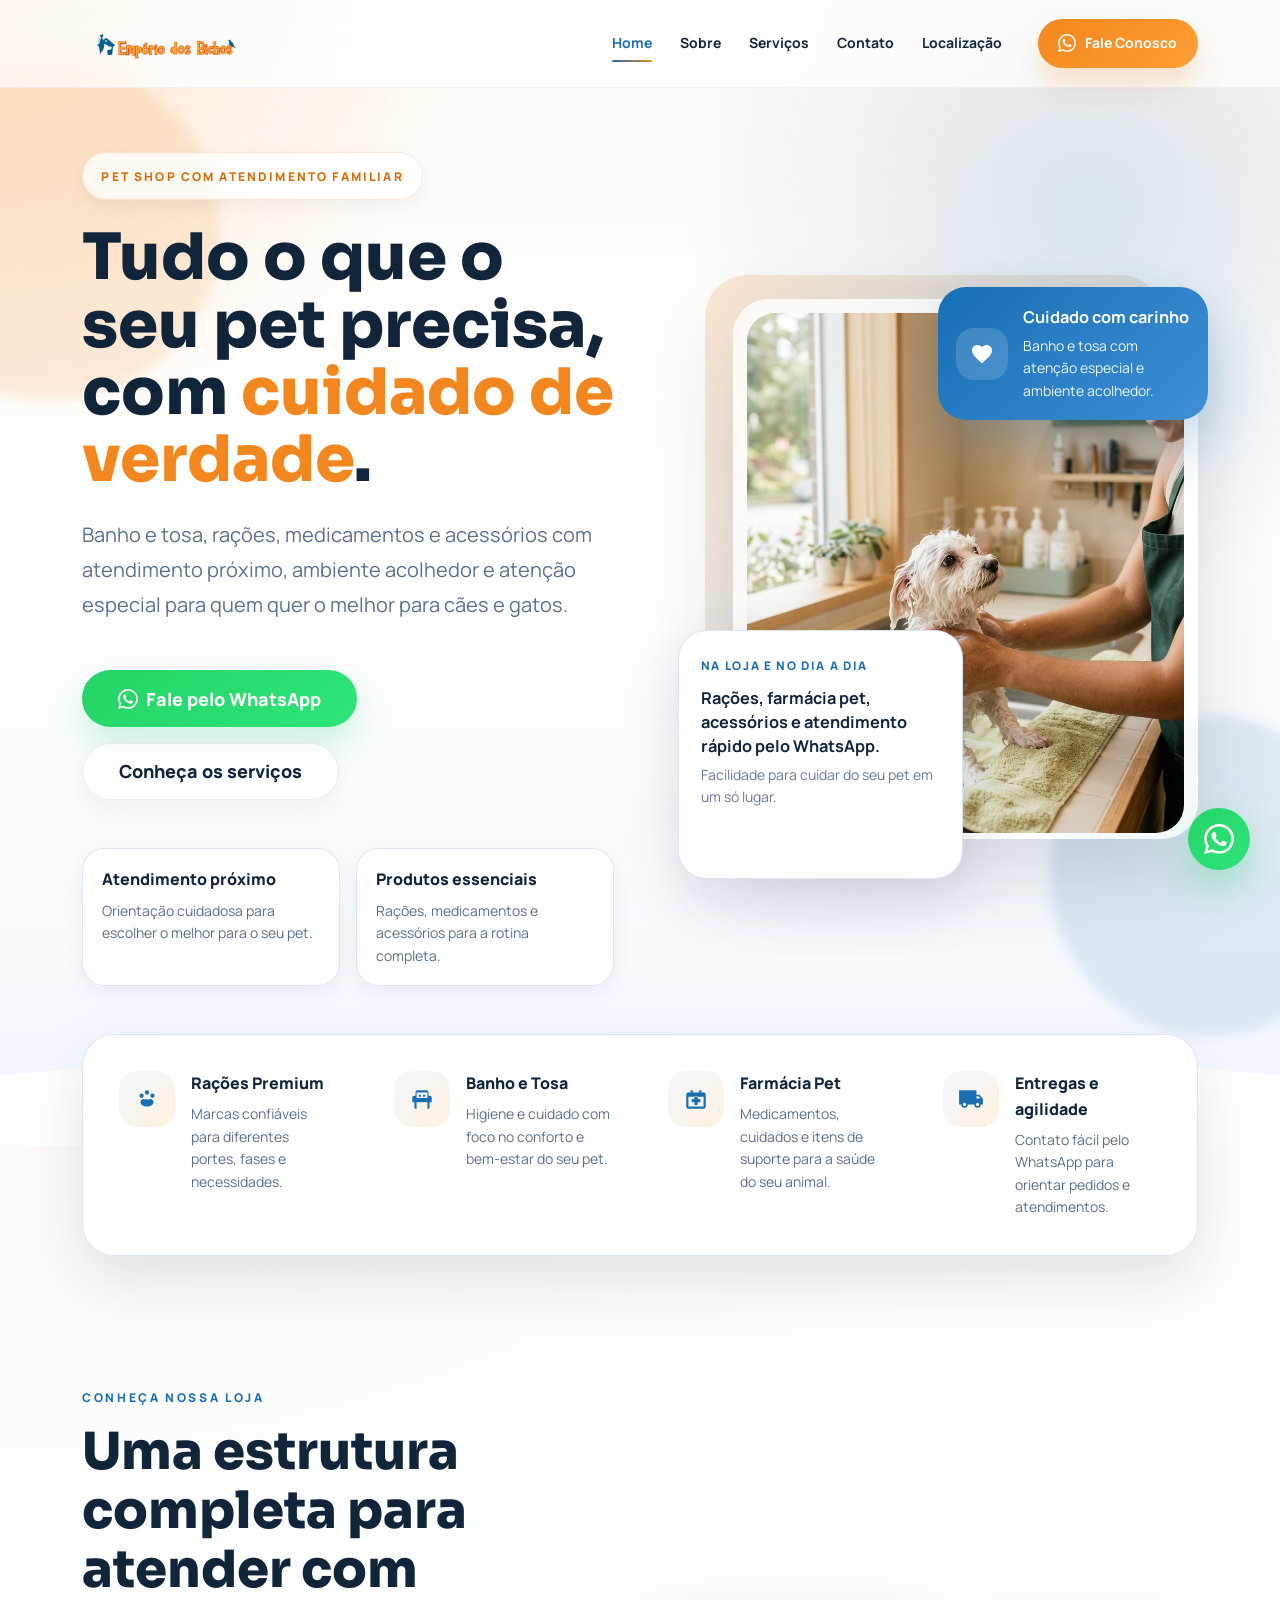
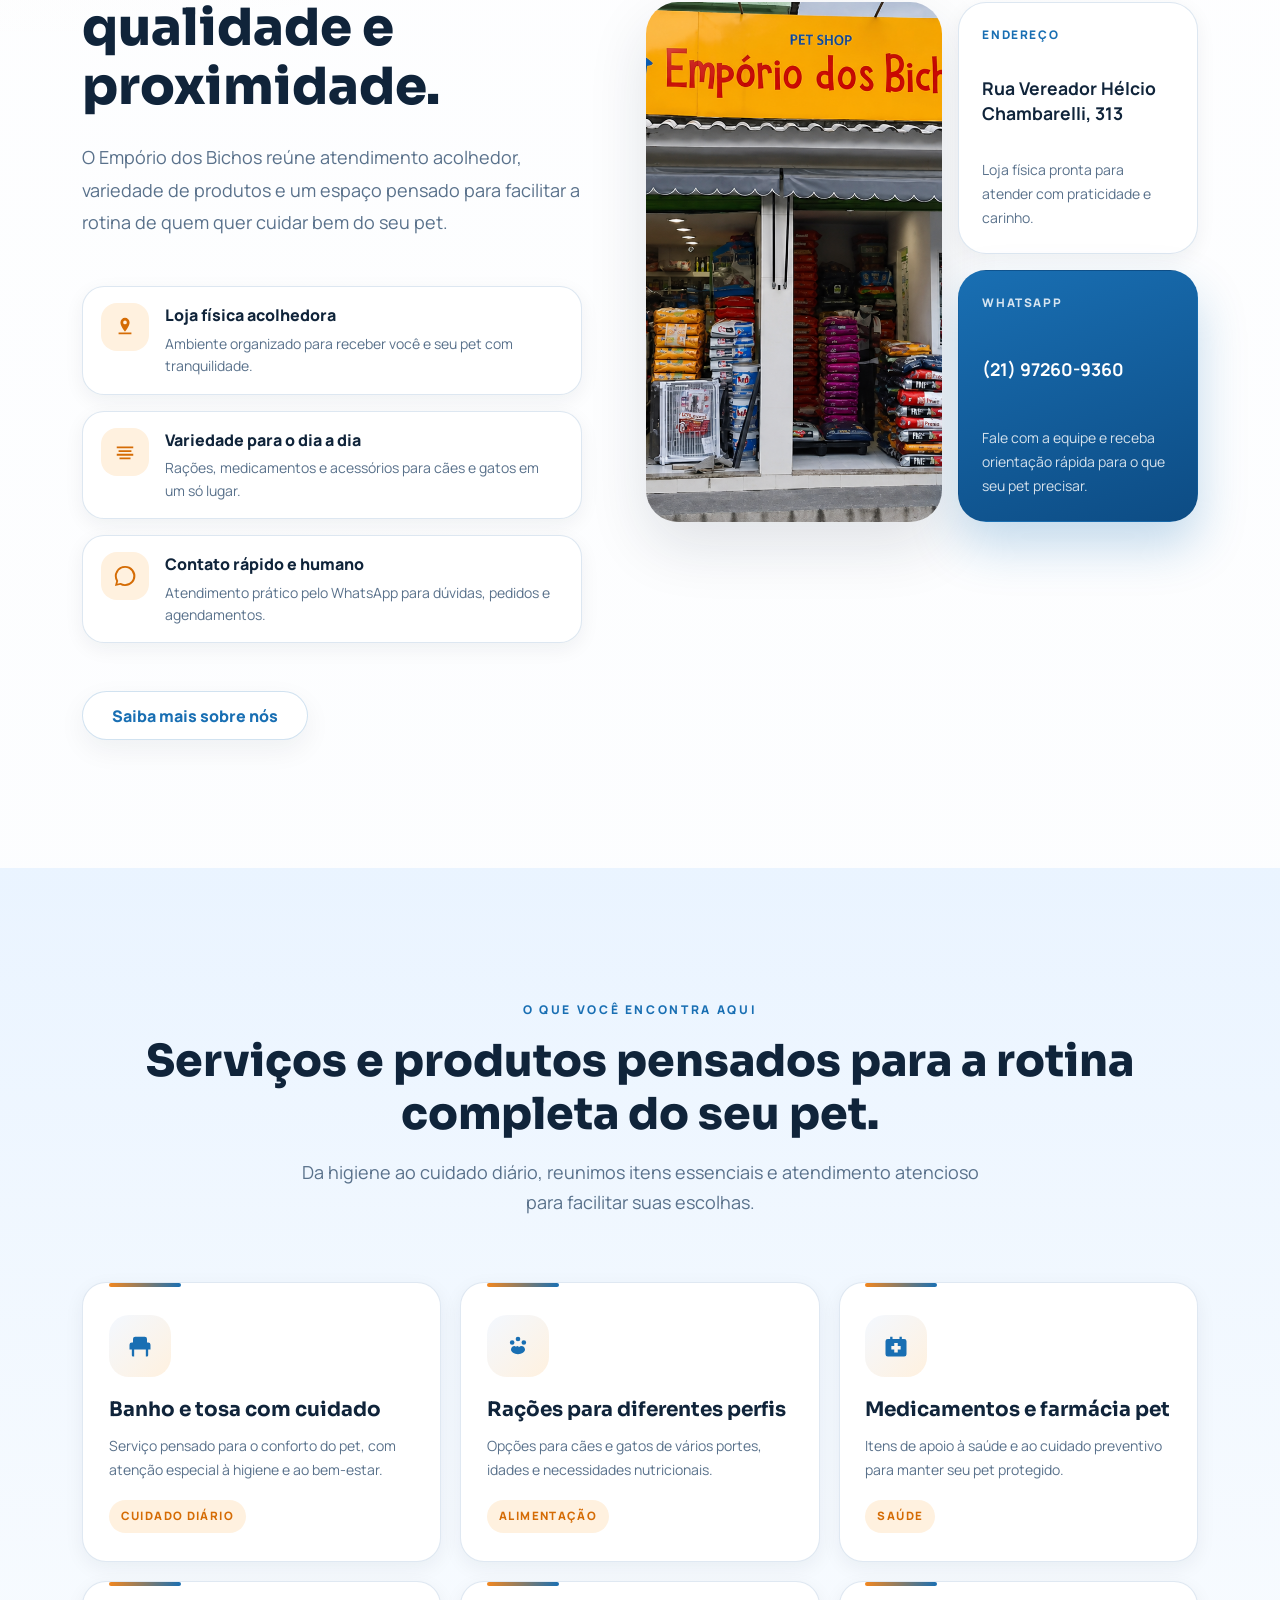
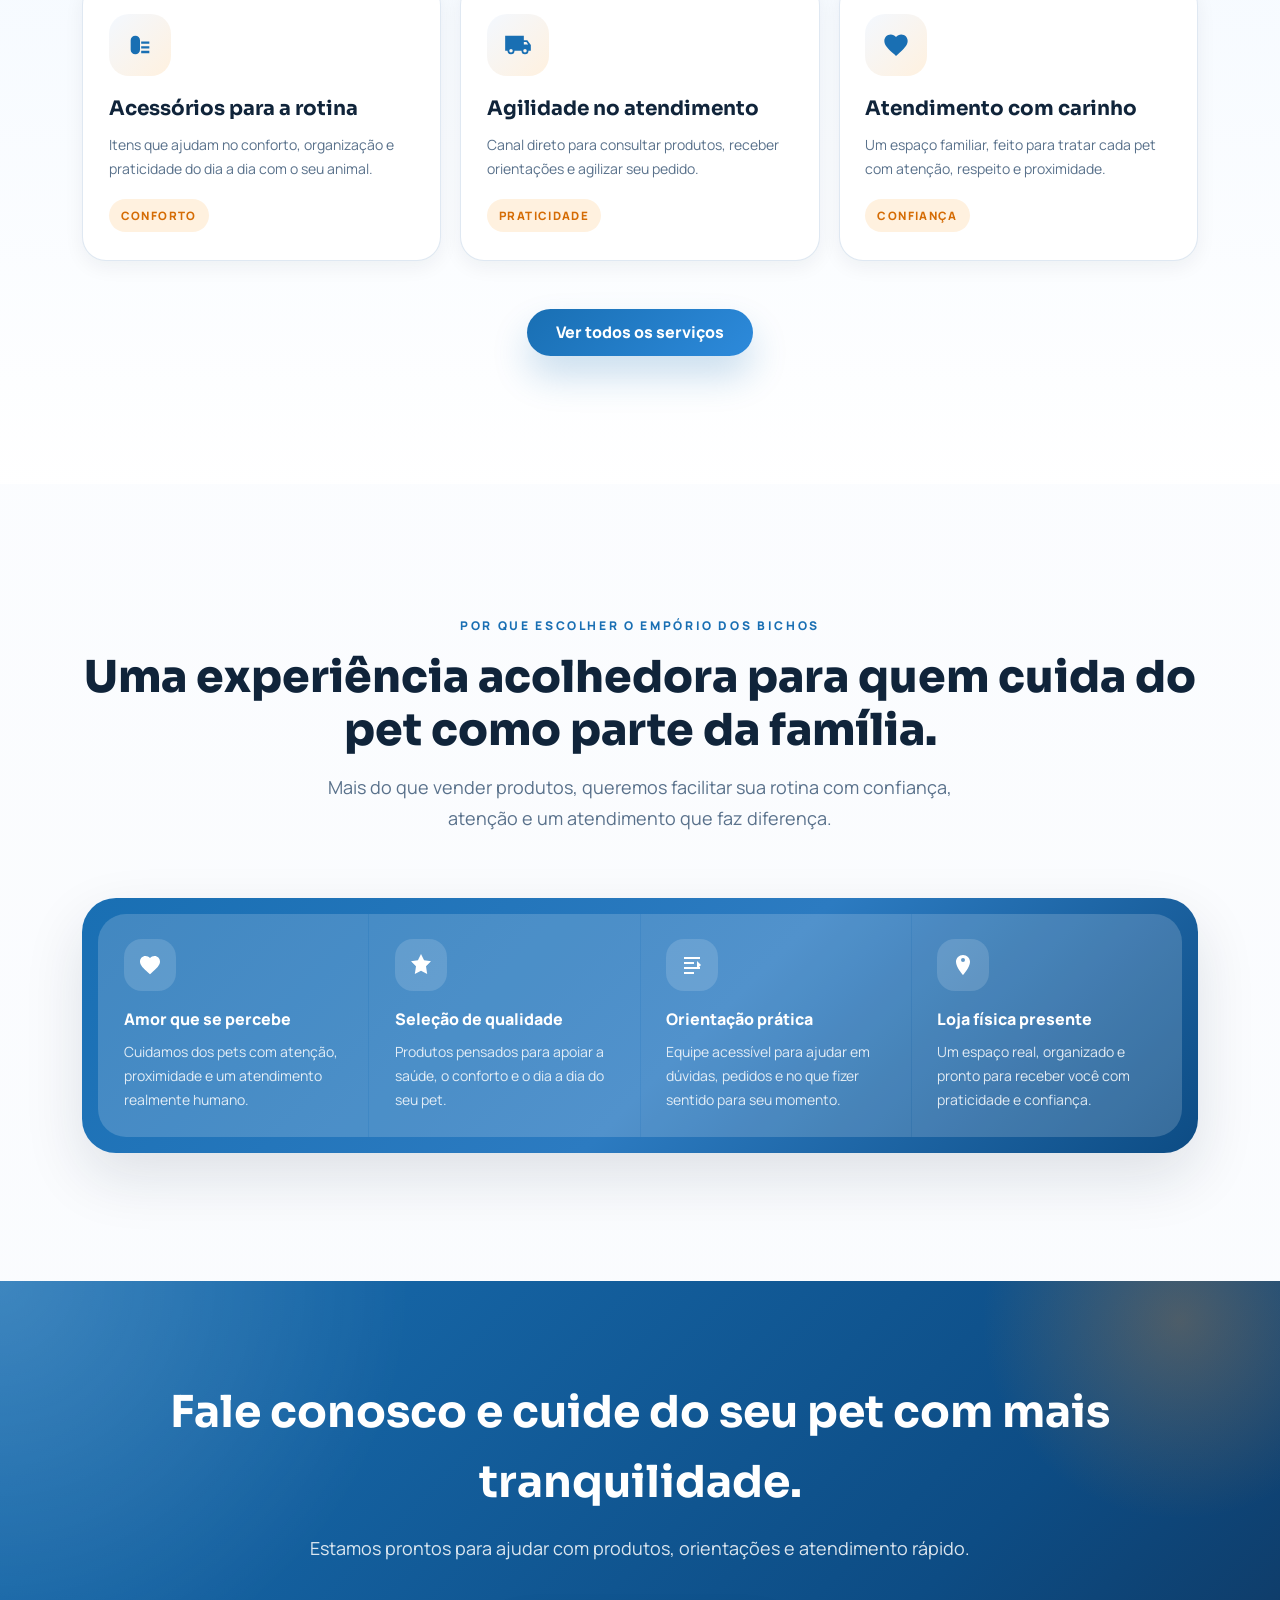
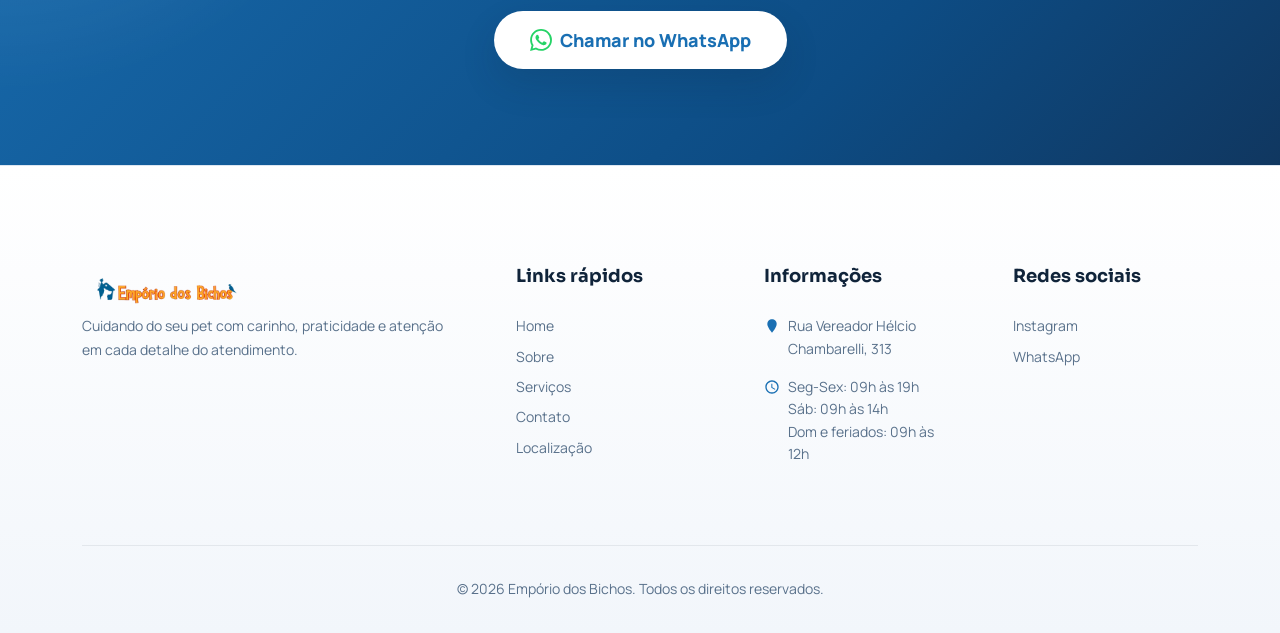
<file: site/index.html>
<!DOCTYPE html>
<html lang="pt-BR">

<head>
  <meta charset="UTF-8">
  <meta name="viewport" content="width=device-width, initial-scale=1.0">
  <title>Empório dos Bichos - Pet shop com cuidado e carinho</title>
  <meta name="description"
    content="Empório dos Bichos: pet shop com banho e tosa, rações, medicamentos, acessórios e atendimento familiar para cães e gatos.">
  <meta property="og:title" content="Empório dos Bichos - Pet shop com cuidado e carinho">
  <meta property="og:description"
    content="Tudo o que o seu pet precisa em um só lugar, com atendimento próximo, produtos selecionados e muito carinho.">
  <meta property="og:type" content="website">
  <meta property="og:locale" content="pt_BR">
  <link rel="icon" href="assets/images/favicon.ico">
  <link rel="stylesheet" href="css/reset.css">
  <link rel="stylesheet" href="css/variables.css">
  <link rel="stylesheet" href="css/global.css">
  <link rel="stylesheet" href="css/home.css">
</head>

<body>
    <div class="nav-overlay" id="navOverlay"></div>

  <header class="header" id="header">

    <div class="container">

      <a href="index.html" class="logo" id="logo">

        <img src="assets/images/logo-horizontal.png" alt="Empório dos Bichos" loading="lazy">

      </a>

      <nav class="nav" id="nav">

        <a href="index.html" class="nav-link active">Home</a>

        <a href="sobre.html" class="nav-link">Sobre</a>

        <a href="servicos.html" class="nav-link">Serviços</a>

        <a href="contato.html" class="nav-link">Contato</a>

        <a href="localizacao.html" class="nav-link">Localização</a>

        <a href="#" class="nav-link nav-cta" onclick="openWhatsApp(); return false;">

          <svg viewBox="0 0 24 24" fill="currentColor">

            <path

              d="M17.472 14.382c-.297-.149-1.758-.867-2.03-.967-.273-.099-.471-.148-.67.15-.197.297-.767.966-.94 1.164-.173.199-.347.223-.644.075-.297-.15-1.255-.463-2.39-1.475-.883-.788-1.48-1.761-1.653-2.059-.173-.297-.018-.458.13-.606.134-.133.298-.347.446-.52.149-.174.198-.298.298-.497.099-.198.05-.371-.025-.52-.075-.149-.669-1.612-.916-2.207-.242-.579-.487-.5-.669-.51-.173-.008-.371-.01-.57-.01-.198 0-.52.074-.792.372-.272.297-1.04 1.016-1.04 2.479 0 1.462 1.065 2.875 1.213 3.074.149.198 2.096 3.2 5.077 4.487.709.306 1.262.489 1.694.625.712.227 1.36.195 1.871.118.571-.085 1.758-.719 2.006-1.413.248-.694.248-1.289.173-1.413-.074-.124-.272-.198-.57-.347m-5.421 7.403h-.004a9.87 9.87 0 01-5.031-1.378l-.361-.214-3.741.982.998-3.648-.235-.374a9.86 9.86 0 01-1.51-5.26c.001-5.45 4.436-9.884 9.888-9.884 2.64 0 5.122 1.03 6.988 2.898a9.825 9.825 0 012.893 6.994c-.003 5.45-4.437 9.884-9.885 9.884m8.413-18.297A11.815 11.815 0 0012.05 0C5.495 0 .16 5.335.157 11.892c0 2.096.547 4.142 1.588 5.945L.057 24l6.305-1.654a11.882 11.882 0 005.683 1.448h.005c6.554 0 11.89-5.335 11.893-11.893a11.821 11.821 0 00-3.48-8.413z" />

          </svg>

          <span>Fale Conosco</span>

        </a>

      </nav>

      <button class="menu-toggle" id="menuToggle" aria-label="Abrir menu">

        <span></span>

        <span></span>

        <span></span>

      </button>

    </div>

  </header>

  <section class="hero" id="hero">
    <div class="hero-ambient hero-ambient-left"></div>
    <div class="hero-ambient hero-ambient-right"></div>

    <div class="container hero-layout">
      <div class="hero-copy reveal">
        <span class="hero-label">Pet shop com atendimento familiar</span>
        <h1>Tudo o que o seu pet precisa, com <span>cuidado de verdade</span>.</h1>
        <p>Banho e tosa, rações, medicamentos e acessórios com atendimento próximo, ambiente acolhedor e atenção especial
          para quem quer o melhor para cães e gatos.</p>

        <div class="hero-buttons">
          <a href="#" class="btn btn-whatsapp btn-lg" onclick="openWhatsApp(); return false;" id="heroCta">
            <svg viewBox="0 0 24 24" fill="currentColor">
              <path
                d="M17.472 14.382c-.297-.149-1.758-.867-2.03-.967-.273-.099-.471-.148-.67.15-.197.297-.767.966-.94 1.164-.173.199-.347.223-.644.075-.297-.15-1.255-.463-2.39-1.475-.883-.788-1.48-1.761-1.653-2.059-.173-.297-.018-.458.13-.606.134-.133.298-.347.446-.52.149-.174.198-.298.298-.497.099-.198.05-.371-.025-.52-.075-.149-.669-1.612-.916-2.207-.242-.579-.487-.5-.669-.51-.173-.008-.371-.01-.57-.01-.198 0-.52.074-.792.372-.272.297-1.04 1.016-1.04 2.479 0 1.462 1.065 2.875 1.213 3.074.149.198 2.096 3.2 5.077 4.487.709.306 1.262.489 1.694.625.712.227 1.36.195 1.871.118.571-.085 1.758-.719 2.006-1.413.248-.694.248-1.289.173-1.413-.074-.124-.272-.198-.57-.347m-5.421 7.403h-.004a9.87 9.87 0 01-5.031-1.378l-.361-.214-3.741.982.998-3.648-.235-.374a9.86 9.86 0 01-1.51-5.26c.001-5.45 4.436-9.884 9.888-9.884 2.64 0 5.122 1.03 6.988 2.898a9.825 9.825 0 012.893 6.994c-.003 5.45-4.437 9.884-9.885 9.884m8.413-18.297A11.815 11.815 0 0012.05 0C5.495 0 .16 5.335.157 11.892c0 2.096.547 4.142 1.588 5.945L.057 24l6.305-1.654a11.882 11.882 0 005.683 1.448h.005c6.554 0 11.89-5.335 11.893-11.893a11.821 11.821 0 00-3.48-8.413z" />
            </svg>
            Fale pelo WhatsApp
          </a>
          <a href="servicos.html" class="btn btn-ghost btn-lg" id="heroServices">Conheça os serviços</a>
        </div>

        <div class="hero-highlights">
          <div class="hero-highlight">
            <strong>Atendimento próximo</strong>
            <span>Orientação cuidadosa para escolher o melhor para o seu pet.</span>
          </div>
          <div class="hero-highlight">
            <strong>Produtos essenciais</strong>
            <span>Rações, medicamentos e acessórios para a rotina completa.</span>
          </div>
        </div>
      </div>

      <div class="hero-visual reveal reveal-delay-2">
        <div class="hero-photo-frame">
          <img src="assets/images/about-petshop.png" alt="Banho e cuidado no Empório dos Bichos" loading="eager">
        </div>

        <div class="hero-badge">
          <div class="hero-badge-icon">
            <svg viewBox="0 0 24 24" fill="currentColor">
              <path
                d="M12 21.35l-1.45-1.32C5.4 15.36 2 12.28 2 8.5 2 5.42 4.42 3 7.5 3c1.74 0 3.41.81 4.5 2.09C13.09 3.81 14.76 3 16.5 3 19.58 3 22 5.42 22 8.5c0 3.78-3.4 6.86-8.55 11.54L12 21.35z" />
            </svg>
          </div>
          <div>
            <strong>Cuidado com carinho</strong>
            <span>Banho e tosa com atenção especial e ambiente acolhedor.</span>
          </div>
        </div>

        <div class="hero-floating-card">
          <span class="floating-card-label">Na loja e no dia a dia</span>
          <strong>Rações, farmácia pet, acessórios e atendimento rápido pelo WhatsApp.</strong>
          <p>Facilidade para cuidar do seu pet em um só lugar.</p>
        </div>
      </div>
    </div>

    <div class="hero-wave" aria-hidden="true"></div>
  </section>

  <section class="feature-strip-wrap" aria-label="Destaques do Empório dos Bichos">
    <div class="container">
      <div class="feature-strip">
        <article class="feature-item reveal reveal-delay-1">
          <div class="feature-item-icon">
            <svg viewBox="0 0 24 24">
              <path
                d="M12 4a2 2 0 110 4 2 2 0 010-4zm-5 3a2 2 0 110 4 2 2 0 010-4zm10 0a2 2 0 110 4 2 2 0 010-4zm-8 5c-1.66 0-3 1.34-3 3 0 2.21 2.69 4 6 4s6-1.79 6-4c0-1.66-1.34-3-3-3-.88 0-1.68.38-2.23.98A3.48 3.48 0 0012 12c-.69 0-1.34.21-1.86.58A2.98 2.98 0 009 12z" />
            </svg>
          </div>
          <div>
            <h3>Rações Premium</h3>
            <p>Marcas confiáveis para diferentes portes, fases e necessidades.</p>
          </div>
        </article>

        <article class="feature-item reveal reveal-delay-2">
          <div class="feature-item-icon">
            <svg viewBox="0 0 24 24">
              <path
                d="M6 4h10a2 2 0 012 2v3h1a2 2 0 012 2v4h-2v5a1 1 0 01-1 1h-1v-6H7v6H6a1 1 0 01-1-1v-5H3v-4a2 2 0 012-2h1V6a2 2 0 012-2zm1 7h10V6H7v5zm2-3h2v2H9V8zm4 0h2v2h-2V8z" />
            </svg>
          </div>
          <div>
            <h3>Banho e Tosa</h3>
            <p>Higiene e cuidado com foco no conforto e bem-estar do seu pet.</p>
          </div>
        </article>

        <article class="feature-item reveal reveal-delay-3">
          <div class="feature-item-icon">
            <svg viewBox="0 0 24 24">
              <path
                d="M10.5 15H8v-3h2.5V9.5h3V12H16v3h-2.5v2.5h-3V15zM19 6h-2V4h-2v2H9V4H7v2H5a2 2 0 00-2 2v11a2 2 0 002 2h14a2 2 0 002-2V8a2 2 0 00-2-2zm0 13H5V10h14v9z" />
            </svg>
          </div>
          <div>
            <h3>Farmácia Pet</h3>
            <p>Medicamentos, cuidados e itens de suporte para a saúde do seu animal.</p>
          </div>
        </article>

        <article class="feature-item reveal reveal-delay-4">
          <div class="feature-item-icon">
            <svg viewBox="0 0 24 24">
              <path
                d="M20 8h-3V4H1v13h2a3 3 0 006 0h6a3 3 0 006 0h2v-5l-3-4zM6 18.5A1.5 1.5 0 117.5 17 1.5 1.5 0 016 18.5zm12 0a1.5 1.5 0 111.5-1.5A1.5 1.5 0 0118 18.5zM17 9.5h2.2l1.5 2H17z" />
            </svg>
          </div>
          <div>
            <h3>Entregas e agilidade</h3>
            <p>Contato fácil pelo WhatsApp para orientar pedidos e atendimentos.</p>
          </div>
        </article>
      </div>
    </div>
  </section>

  <section class="section" id="sobre-preview">
    <div class="container">
      <div class="store-showcase">
        <div class="store-copy reveal">
          <span class="section-label section-label-left">Conheça nossa loja</span>
          <h2>Uma estrutura completa para atender com qualidade e proximidade.</h2>
          <p>O Empório dos Bichos reúne atendimento acolhedor, variedade de produtos e um espaço pensado para facilitar a
            rotina de quem quer cuidar bem do seu pet.</p>

          <div class="store-points">
            <div class="store-point">
              <div class="store-point-icon">
                <svg viewBox="0 0 24 24">
                  <path
                    d="M12 2a5 5 0 00-5 5c0 4.25 5 10 5 10s5-5.75 5-10a5 5 0 00-5-5zm0 7a2 2 0 110-4 2 2 0 010 4zm-7 9h14v2H5z" />
                </svg>
              </div>
              <div>
                <strong>Loja física acolhedora</strong>
                <span>Ambiente organizado para receber você e seu pet com tranquilidade.</span>
              </div>
            </div>

            <div class="store-point">
              <div class="store-point-icon">
                <svg viewBox="0 0 24 24">
                  <path
                    d="M3 6h18v2H3zm2 4h14v2H5zm-2 4h18v2H3zm3 4h12v2H6z" />
                </svg>
              </div>
              <div>
                <strong>Variedade para o dia a dia</strong>
                <span>Rações, medicamentos e acessórios para cães e gatos em um só lugar.</span>
              </div>
            </div>

            <div class="store-point">
              <div class="store-point-icon">
                <svg viewBox="0 0 24 24">
                  <path
                    d="M12 1a11 11 0 00-9.54 16.5L1 23l5.77-1.51A11 11 0 1012 1zm0 20a8.97 8.97 0 01-4.56-1.24l-.33-.19-3.42.9.92-3.34-.22-.34A9 9 0 1112 21z" />
                </svg>
              </div>
              <div>
                <strong>Contato rápido e humano</strong>
                <span>Atendimento prático pelo WhatsApp para dúvidas, pedidos e agendamentos.</span>
              </div>
            </div>
          </div>

          <a href="sobre.html" class="btn btn-outline">Saiba mais sobre nós</a>
        </div>

        <div class="store-visual reveal reveal-delay-2">
          <figure class="store-main-photo">
            <img src="assets/images/hero-banner.png" alt="Fachada do Empório dos Bichos" loading="lazy">
          </figure>
          <div class="store-side-stack">
            <div class="store-info-card">
              <span>Endereço</span>
              <strong>Rua Vereador Hélcio Chambarelli, 313</strong>
              <p>Loja física pronta para atender com praticidade e carinho.</p>
            </div>
            <div class="store-info-card accent">
              <span>WhatsApp</span>
              <strong>(21) 97260-9360</strong>
              <p>Fale com a equipe e receba orientação rápida para o que seu pet precisar.</p>
            </div>
          </div>
        </div>
      </div>
    </div>
  </section>

  <section class="section section-alt" id="servicos-home">
    <div class="container">
      <span class="section-label reveal">O que você encontra aqui</span>
      <h2 class="section-title reveal">Serviços e produtos pensados para a rotina completa do seu pet.</h2>
      <p class="section-subtitle reveal">Da higiene ao cuidado diário, reunimos itens essenciais e atendimento atencioso
        para facilitar suas escolhas.</p>

      <div class="services-grid">
        <div class="card service-card reveal reveal-delay-1">
          <div class="service-card-icon">
            <svg viewBox="0 0 24 24">
              <path
                d="M6 4h10a2 2 0 012 2v3h1a2 2 0 012 2v4h-2v5a1 1 0 01-1 1h-1v-6H7v6H6a1 1 0 01-1-1v-5H3v-4a2 2 0 012-2h1V6a2 2 0 012-2z" />
            </svg>
          </div>
          <h3>Banho e tosa com cuidado</h3>
          <p>Serviço pensado para o conforto do pet, com atenção especial à higiene e ao bem-estar.</p>
          <span class="service-card-meta">Cuidado diário</span>
        </div>

        <div class="card service-card reveal reveal-delay-2">
          <div class="service-card-icon">
            <svg viewBox="0 0 24 24">
              <path
                d="M12 4a2 2 0 110 4 2 2 0 010-4zm-5 3a2 2 0 110 4 2 2 0 010-4zm10 0a2 2 0 110 4 2 2 0 010-4zm-8 5c-1.66 0-3 1.34-3 3 0 2.21 2.69 4 6 4s6-1.79 6-4c0-1.66-1.34-3-3-3-.88 0-1.68.38-2.23.98A3.48 3.48 0 0012 12c-.69 0-1.34.21-1.86.58A2.98 2.98 0 009 12z" />
            </svg>
          </div>
          <h3>Rações para diferentes perfis</h3>
          <p>Opções para cães e gatos de vários portes, idades e necessidades nutricionais.</p>
          <span class="service-card-meta">Alimentação</span>
        </div>

        <div class="card service-card reveal reveal-delay-3">
          <div class="service-card-icon">
            <svg viewBox="0 0 24 24">
              <path
                d="M10.5 15H8v-3h2.5V9.5h3V12H16v3h-2.5v2.5h-3V15zM19 6h-2V4h-2v2H9V4H7v2H5a2 2 0 00-2 2v11a2 2 0 002 2h14a2 2 0 002-2V8a2 2 0 00-2-2z" />
            </svg>
          </div>
          <h3>Medicamentos e farmácia pet</h3>
          <p>Itens de apoio à saúde e ao cuidado preventivo para manter seu pet protegido.</p>
          <span class="service-card-meta">Saúde</span>
        </div>

        <div class="card service-card reveal reveal-delay-1">
          <div class="service-card-icon">
            <svg viewBox="0 0 24 24">
              <path
                d="M4 8a4 4 0 118 0v8a4 4 0 11-8 0V8zm9 1h7v2h-7zm0 4h7v2h-7zm0 4h7v2h-7z" />
            </svg>
          </div>
          <h3>Acessórios para a rotina</h3>
          <p>Itens que ajudam no conforto, organização e praticidade do dia a dia com o seu animal.</p>
          <span class="service-card-meta">Conforto</span>
        </div>

        <div class="card service-card reveal reveal-delay-2">
          <div class="service-card-icon">
            <svg viewBox="0 0 24 24">
              <path
                d="M20 8h-3V4H1v13h2a3 3 0 006 0h6a3 3 0 006 0h2v-5l-3-4zM6 18.5A1.5 1.5 0 117.5 17 1.5 1.5 0 016 18.5zm12 0a1.5 1.5 0 111.5-1.5A1.5 1.5 0 0118 18.5zM17 9.5h2.2l1.5 2H17z" />
            </svg>
          </div>
          <h3>Agilidade no atendimento</h3>
          <p>Canal direto para consultar produtos, receber orientações e agilizar seu pedido.</p>
          <span class="service-card-meta">Praticidade</span>
        </div>

        <div class="card service-card reveal reveal-delay-3">
          <div class="service-card-icon">
            <svg viewBox="0 0 24 24">
              <path
                d="M12 21.35l-1.45-1.32C5.4 15.36 2 12.28 2 8.5 2 5.42 4.42 3 7.5 3c1.74 0 3.41.81 4.5 2.09C13.09 3.81 14.76 3 16.5 3 19.58 3 22 5.42 22 8.5c0 3.78-3.4 6.86-8.55 11.54L12 21.35z" />
            </svg>
          </div>
          <h3>Atendimento com carinho</h3>
          <p>Um espaço familiar, feito para tratar cada pet com atenção, respeito e proximidade.</p>
          <span class="service-card-meta">Confiança</span>
        </div>
      </div>

      <div class="section-actions reveal">
        <a href="servicos.html" class="btn btn-primary">Ver todos os serviços</a>
      </div>
    </div>
  </section>

  <section class="section" id="info-home">
    <div class="container">
      <span class="section-label reveal">Por que escolher o Empório dos Bichos</span>
      <h2 class="section-title reveal">Uma experiência acolhedora para quem cuida do pet como parte da família.</h2>
      <p class="section-subtitle reveal">Mais do que vender produtos, queremos facilitar sua rotina com confiança,
        atenção e um atendimento que faz diferença.</p>

      <div class="trust-shell reveal reveal-delay-1">
        <div class="trust-grid">
          <article class="trust-item">
            <div class="trust-item-icon">
              <svg viewBox="0 0 24 24">
                <path
                  d="M12 21.35l-1.45-1.32C5.4 15.36 2 12.28 2 8.5 2 5.42 4.42 3 7.5 3c1.74 0 3.41.81 4.5 2.09C13.09 3.81 14.76 3 16.5 3 19.58 3 22 5.42 22 8.5c0 3.78-3.4 6.86-8.55 11.54L12 21.35z" />
              </svg>
            </div>
            <h3>Amor que se percebe</h3>
            <p>Cuidamos dos pets com atenção, proximidade e um atendimento realmente humano.</p>
          </article>

          <article class="trust-item">
            <div class="trust-item-icon">
              <svg viewBox="0 0 24 24">
                <path
                  d="M12 1l3.09 6.26L22 8.27l-5 4.87L18.18 21 12 17.77 5.82 21 7 13.14 2 8.27l6.91-1.01z" />
              </svg>
            </div>
            <h3>Seleção de qualidade</h3>
            <p>Produtos pensados para apoiar a saúde, o conforto e o dia a dia do seu pet.</p>
          </article>

          <article class="trust-item">
            <div class="trust-item-icon">
              <svg viewBox="0 0 24 24">
                <path
                  d="M4 4h16v2H4zm0 5h10v2H4zm0 5h16v2H4zm0 5h10v2H4zM17 8l4 4-4 4z" />
              </svg>
            </div>
            <h3>Orientação prática</h3>
            <p>Equipe acessível para ajudar em dúvidas, pedidos e no que fizer sentido para seu momento.</p>
          </article>

          <article class="trust-item">
            <div class="trust-item-icon">
              <svg viewBox="0 0 24 24">
                <path
                  d="M12 2C8.13 2 5 5.13 5 9c0 5.25 7 13 7 13s7-7.75 7-13c0-3.87-3.13-7-7-7zm0 7a2 2 0 110-4 2 2 0 010 4z" />
              </svg>
            </div>
            <h3>Loja física presente</h3>
            <p>Um espaço real, organizado e pronto para receber você com praticidade e confiança.</p>
          </article>
        </div>
      </div>
    </div>
  </section>

  <section class="cta-banner">
    <div class="container">
      <h2 class="reveal">Fale conosco e cuide do seu pet com mais tranquilidade.</h2>
      <p class="reveal reveal-delay-1">Estamos prontos para ajudar com produtos, orientações e atendimento rápido.</p>
      <a href="#" class="btn btn-white btn-lg reveal reveal-delay-2" onclick="openWhatsApp(); return false;"
        id="ctaWhatsapp">
        <svg viewBox="0 0 24 24" fill="currentColor" style="width:22px;height:22px;fill:var(--color-whatsapp);">
          <path
            d="M17.472 14.382c-.297-.149-1.758-.867-2.03-.967-.273-.099-.471-.148-.67.15-.197.297-.767.966-.94 1.164-.173.199-.347.223-.644.075-.297-.15-1.255-.463-2.39-1.475-.883-.788-1.48-1.761-1.653-2.059-.173-.297-.018-.458.13-.606.134-.133.298-.347.446-.52.149-.174.198-.298.298-.497.099-.198.05-.371-.025-.52-.075-.149-.669-1.612-.916-2.207-.242-.579-.487-.5-.669-.51-.173-.008-.371-.01-.57-.01-.198 0-.52.074-.792.372-.272.297-1.04 1.016-1.04 2.479 0 1.462 1.065 2.875 1.213 3.074.149.198 2.096 3.2 5.077 4.487.709.306 1.262.489 1.694.625.712.227 1.36.195 1.871.118.571-.085 1.758-.719 2.006-1.413.248-.694.248-1.289.173-1.413-.074-.124-.272-.198-.57-.347m-5.421 7.403h-.004a9.87 9.87 0 01-5.031-1.378l-.361-.214-3.741.982.998-3.648-.235-.374a9.86 9.86 0 01-1.51-5.26c.001-5.45 4.436-9.884 9.888-9.884 2.64 0 5.122 1.03 6.988 2.898a9.825 9.825 0 012.893 6.994c-.003 5.45-4.437 9.884-9.885 9.884m8.413-18.297A11.815 11.815 0 0012.05 0C5.495 0 .16 5.335.157 11.892c0 2.096.547 4.142 1.588 5.945L.057 24l6.305-1.654a11.882 11.882 0 005.683 1.448h.005c6.554 0 11.89-5.335 11.893-11.893a11.821 11.821 0 00-3.48-8.413z" />
        </svg>
        Chamar no WhatsApp
      </a>
    </div>
  </section>

  <footer class="footer" id="footer">
    <div class="container">
      <div class="footer-grid">
        <div class="footer-brand">
          <a href="index.html" class="logo">
            <img src="assets/images/logo-horizontal.png" alt="Empório dos Bichos" loading="lazy">
          </a>
          <p>Cuidando do seu pet com carinho, praticidade e atenção em cada detalhe do atendimento.</p>
        </div>

        <div class="footer-links">
          <h4>Links rápidos</h4>
          <a href="index.html">Home</a>
          <a href="sobre.html">Sobre</a>
          <a href="servicos.html">Serviços</a>
          <a href="contato.html">Contato</a>
          <a href="localizacao.html">Localização</a>
        </div>

        <div class="footer-contact">
          <h4>Informações</h4>
          <div class="contact-item">
            <svg viewBox="0 0 24 24">
              <path d="M12 2C8.13 2 5 5.13 5 9c0 5.25 7 13 7 13s7-7.75 7-13c0-3.87-3.13-7-7-7z" />
            </svg>
            <span>Rua Vereador Hélcio Chambarelli, 313</span>
          </div>
          <div class="contact-item">
            <svg viewBox="0 0 24 24">
              <path
                d="M11.99 2C6.47 2 2 6.48 2 12s4.47 10 9.99 10C17.52 22 22 17.52 22 12S17.52 2 11.99 2zM12 20c-4.42 0-8-3.58-8-8s3.58-8 8-8 8 3.58 8 8-3.58 8-8 8zm.5-13H11v6l5.25 3.15.75-1.23-4.5-2.67z" />
            </svg>
            <span>Seg-Sex: 09h às 19h<br>Sáb: 09h às 14h<br>Dom e feriados: 09h às 12h</span>
          </div>
        </div>

        <div class="footer-social">
          <h4>Redes sociais</h4>
          <a href="https://instagram.com/emporiodosbichosk11" target="_blank" rel="noopener noreferrer">Instagram</a>
          <a href="#" onclick="openWhatsApp(); return false;">WhatsApp</a>
        </div>
      </div>

      <div class="footer-bottom">
        <p>&copy; 2026 Empório dos Bichos. Todos os direitos reservados.</p>
      </div>
    </div>
  </footer>

  <a href="#" class="whatsapp-float" id="whatsappFloat" aria-label="Fale conosco pelo WhatsApp">
    <span class="tooltip">Fale conosco!</span>
    <svg viewBox="0 0 24 24">
      <path
        d="M17.472 14.382c-.297-.149-1.758-.867-2.03-.967-.273-.099-.471-.148-.67.15-.197.297-.767.966-.94 1.164-.173.199-.347.223-.644.075-.297-.15-1.255-.463-2.39-1.475-.883-.788-1.48-1.761-1.653-2.059-.173-.297-.018-.458.13-.606.134-.133.298-.347.446-.52.149-.174.198-.298.298-.497.099-.198.05-.371-.025-.52-.075-.149-.669-1.612-.916-2.207-.242-.579-.487-.5-.669-.51-.173-.008-.371-.01-.57-.01-.198 0-.52.074-.792.372-.272.297-1.04 1.016-1.04 2.479 0 1.462 1.065 2.875 1.213 3.074.149.198 2.096 3.2 5.077 4.487.709.306 1.262.489 1.694.625.712.227 1.36.195 1.871.118.571-.085 1.758-.719 2.006-1.413.248-.694.248-1.289.173-1.413-.074-.124-.272-.198-.57-.347m-5.421 7.403h-.004a9.87 9.87 0 01-5.031-1.378l-.361-.214-3.741.982.998-3.648-.235-.374a9.86 9.86 0 01-1.51-5.26c.001-5.45 4.436-9.884 9.888-9.884 2.64 0 5.122 1.03 6.988 2.898a9.825 9.825 0 012.893 6.994c-.003 5.45-4.437 9.884-9.885 9.884m8.413-18.297A11.815 11.815 0 0012.05 0C5.495 0 .16 5.335.157 11.892c0 2.096.547 4.142 1.588 5.945L.057 24l6.305-1.654a11.882 11.882 0 005.683 1.448h.005c6.554 0 11.89-5.335 11.893-11.893a11.821 11.821 0 00-3.48-8.413z" />
    </svg>
  </a>

  <script src="js/whatsapp.js"></script>
  <script src="js/main.js"></script>
</body>

</html>
</file>
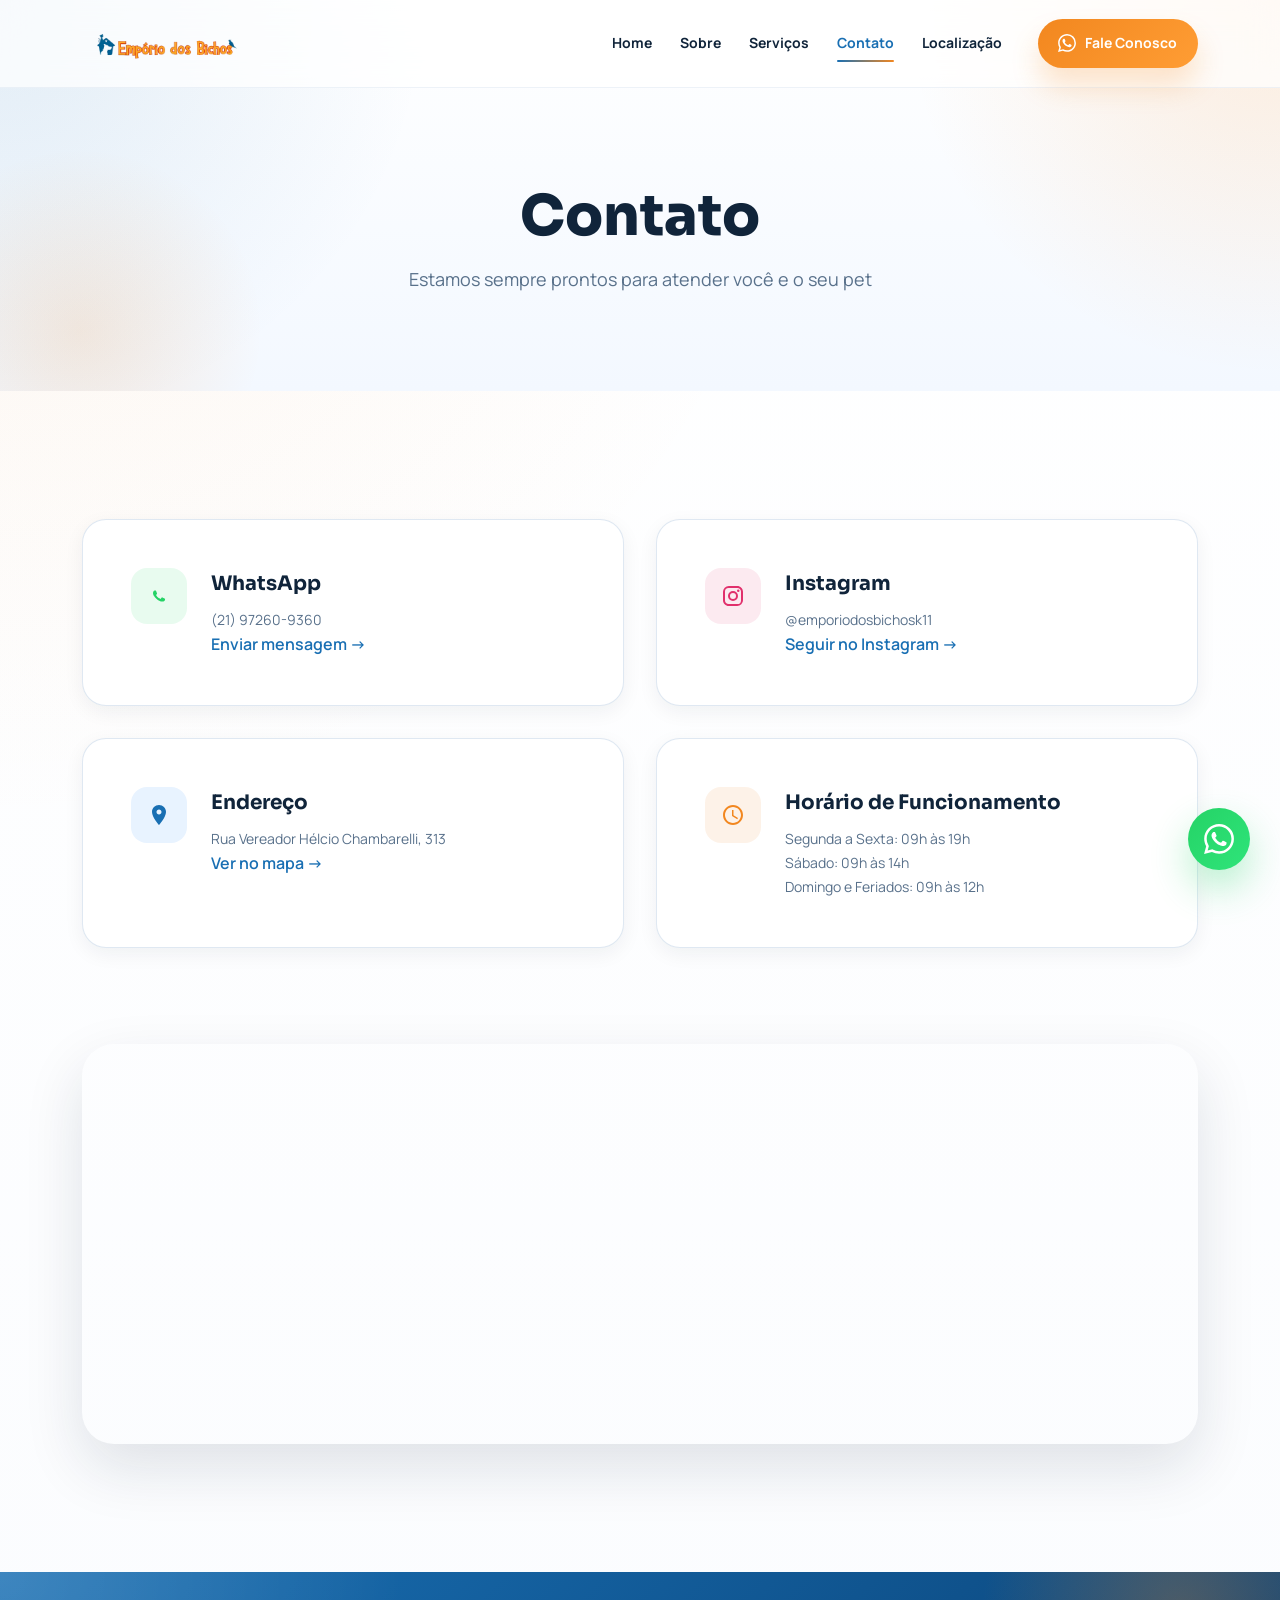
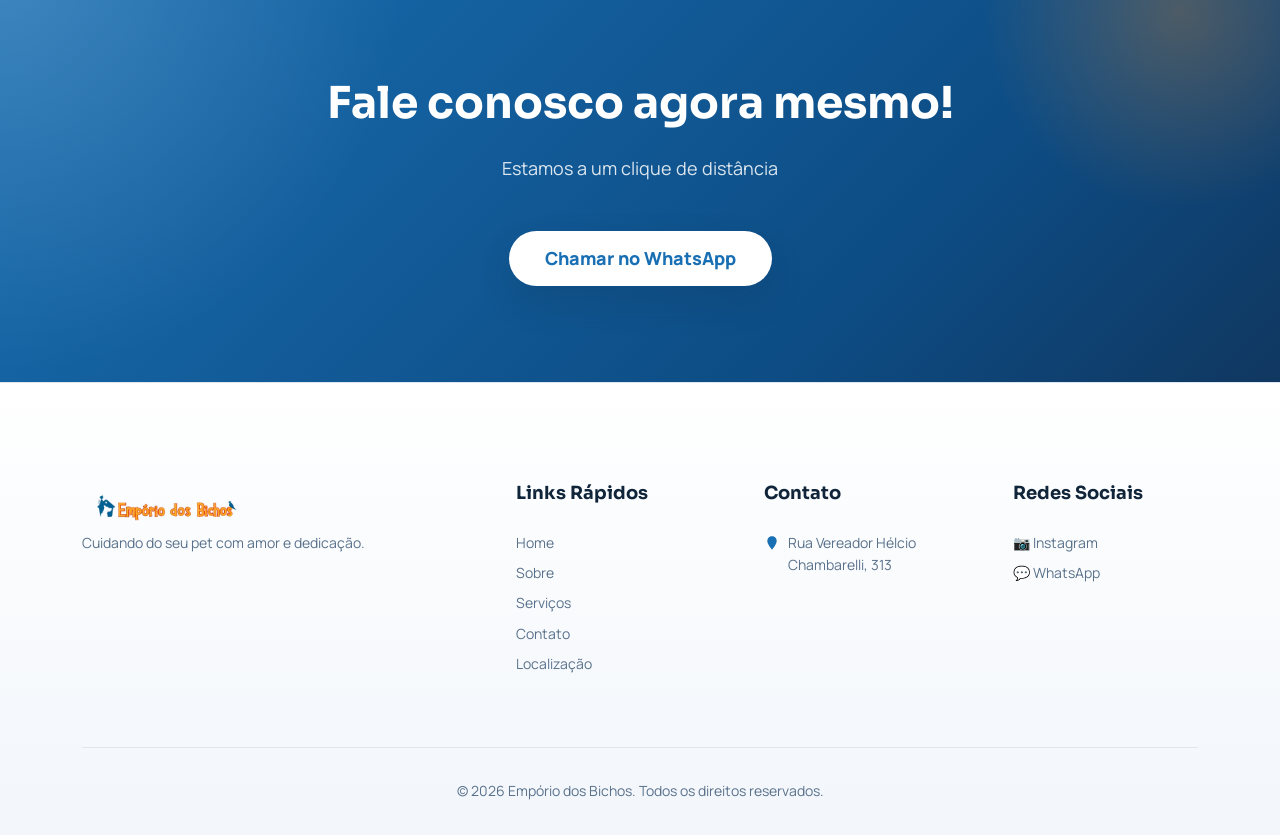
<file: site/contato.html>
<!DOCTYPE html>
<html lang="pt-BR">
<head>
  <meta charset="UTF-8">
  <meta name="viewport" content="width=device-width, initial-scale=1.0">
  <title>Contato — Empório dos Bichos</title>
  <meta name="description" content="Entre em contato com o Empório dos Bichos. WhatsApp, Instagram, endereço e horário de funcionamento. Atendimento rápido e personalizado.">
  <meta property="og:title" content="Contato — Empório dos Bichos">
  <meta property="og:description" content="Fale conosco pelo WhatsApp ou visite nossa loja.">
  <meta property="og:type" content="website">
  <link rel="icon" href="assets/images/favicon.ico">
  <link rel="stylesheet" href="css/reset.css">
  <link rel="stylesheet" href="css/variables.css">
  <link rel="stylesheet" href="css/global.css">
  <link rel="stylesheet" href="css/contato.css">
</head>
<body>

  <header class="header" id="header">
    <div class="container">
      <a href="index.html" class="logo"><img src="assets/images/logo-horizontal.png" alt="Empório dos Bichos" loading="lazy"></a>
      <nav class="nav" id="nav">
        <a href="index.html" class="nav-link">Home</a>
        <a href="sobre.html" class="nav-link">Sobre</a>
        <a href="servicos.html" class="nav-link">Serviços</a>
        <a href="contato.html" class="nav-link active">Contato</a>
        <a href="localizacao.html" class="nav-link">Localização</a>
        <a href="#" class="nav-link nav-cta" onclick="openWhatsApp(); return false;">
          <svg viewBox="0 0 24 24" fill="currentColor">
            <path d="M17.472 14.382c-.297-.149-1.758-.867-2.03-.967-.273-.099-.471-.148-.67.15-.197.297-.767.966-.94 1.164-.173.199-.347.223-.644.075-.297-.15-1.255-.463-2.39-1.475-.883-.788-1.48-1.761-1.653-2.059-.173-.297-.018-.458.13-.606.134-.133.298-.347.446-.52.149-.174.198-.298.298-.497.099-.198.05-.371-.025-.52-.075-.149-.669-1.612-.916-2.207-.242-.579-.487-.5-.669-.51-.173-.008-.371-.01-.57-.01-.198 0-.52.074-.792.372-.272.297-1.04 1.016-1.04 2.479 0 1.462 1.065 2.875 1.213 3.074.149.198 2.096 3.2 5.077 4.487.709.306 1.262.489 1.694.625.712.227 1.36.195 1.871.118.571-.085 1.758-.719 2.006-1.413.248-.694.248-1.289.173-1.413-.074-.124-.272-.198-.57-.347m-5.421 7.403h-.004a9.87 9.87 0 01-5.031-1.378l-.361-.214-3.741.982.998-3.648-.235-.374a9.86 9.86 0 01-1.51-5.26c.001-5.45 4.436-9.884 9.888-9.884 2.64 0 5.122 1.03 6.988 2.898a9.825 9.825 0 012.893 6.994c-.003 5.45-4.437 9.884-9.885 9.884m8.413-18.297A11.815 11.815 0 0012.05 0C5.495 0 .16 5.335.157 11.892c0 2.096.547 4.142 1.588 5.945L.057 24l6.305-1.654a11.882 11.882 0 005.683 1.448h.005c6.554 0 11.89-5.335 11.893-11.893a11.821 11.821 0 00-3.48-8.413z" />
          </svg>
          <span>Fale Conosco</span>
        </a>
      </nav>
      <button class="menu-toggle" id="menuToggle" aria-label="Abrir menu"><span></span><span></span><span></span></button>
    </div>
    <div class="nav-overlay" id="navOverlay"></div>
  </header>

  <section class="page-hero">
    <div class="container">
      <h1>Contato</h1>
      <p>Estamos sempre prontos para atender você e o seu pet</p>
    </div>
  </section>

  <section class="section" id="contato-info">
    <div class="container">
      <div class="contact-grid">

        <!-- WhatsApp -->
        <div class="card contact-card reveal reveal-delay-1" id="contact-whatsapp">
          <div class="contact-card-icon whatsapp">
            <svg viewBox="0 0 24 24"><path d="M17.472 14.382c-.297-.149-1.758-.867-2.03-.967-.273-.099-.471-.148-.67.15-.197.297-.767.966-.94 1.164-.173.199-.347.223-.644.075-.297-.15-1.255-.463-2.39-1.475-.883-.788-1.48-1.761-1.653-2.059-.173-.297-.018-.458.13-.606.134-.133.298-.347.446-.52.149-.174.198-.298.298-.497.099-.198.05-.371-.025-.52-.075-.149-.669-1.612-.916-2.207-.242-.579-.487-.5-.669-.51-.173-.008-.371-.01-.57-.01-.198 0-.52.074-.792.372-.272.297-1.04 1.016-1.04 2.479 0 1.462 1.065 2.875 1.213 3.074.149.198 2.096 3.2 5.077 4.487.709.306 1.262.489 1.694.625.712.227 1.36.195 1.871.118.571-.085 1.758-.719 2.006-1.413.248-.694.248-1.289.173-1.413-.074-.124-.272-.198-.57-.347z"/></svg>
          </div>
          <div>
            <h3>WhatsApp</h3>
            <p>(21) 97260-9360</p>
            <a href="#" onclick="openWhatsApp(); return false;">Enviar mensagem →</a>
          </div>
        </div>

        <!-- Instagram -->
        <div class="card contact-card reveal reveal-delay-2" id="contact-instagram">
          <div class="contact-card-icon instagram">
            <svg viewBox="0 0 24 24"><path d="M7.8 2h8.4C19.4 2 22 4.6 22 7.8v8.4a5.8 5.8 0 01-5.8 5.8H7.8C4.6 22 2 19.4 2 16.2V7.8A5.8 5.8 0 017.8 2zm-.2 2A3.6 3.6 0 004 7.6v8.8C4 18.39 5.61 20 7.6 20h8.8a3.6 3.6 0 003.6-3.6V7.6C20 5.61 18.39 4 16.4 4H7.6zm9.65 1.5a1.25 1.25 0 110 2.5 1.25 1.25 0 010-2.5zM12 7a5 5 0 110 10 5 5 0 010-10zm0 2a3 3 0 100 6 3 3 0 000-6z"/></svg>
          </div>
          <div>
            <h3>Instagram</h3>
            <p>@emporiodosbichosk11</p>
            <a href="https://instagram.com/emporiodosbichosk11" target="_blank" rel="noopener noreferrer">Seguir no Instagram →</a>
          </div>
        </div>

        <!-- Endereço -->
        <div class="card contact-card reveal reveal-delay-3" id="contact-address">
          <div class="contact-card-icon location">
            <svg viewBox="0 0 24 24"><path d="M12 2C8.13 2 5 5.13 5 9c0 5.25 7 13 7 13s7-7.75 7-13c0-3.87-3.13-7-7-7zm0 9.5c-1.38 0-2.5-1.12-2.5-2.5s1.12-2.5 2.5-2.5 2.5 1.12 2.5 2.5-1.12 2.5-2.5 2.5z"/></svg>
          </div>
          <div>
            <h3>Endereço</h3>
            <p>Rua Vereador Hélcio Chambarelli, 313</p>
            <a href="localizacao.html">Ver no mapa →</a>
          </div>
        </div>

        <!-- Horário -->
        <div class="card contact-card reveal reveal-delay-4" id="contact-hours">
          <div class="contact-card-icon clock">
            <svg viewBox="0 0 24 24"><path d="M11.99 2C6.47 2 2 6.48 2 12s4.47 10 9.99 10C17.52 22 22 17.52 22 12S17.52 2 11.99 2zM12 20c-4.42 0-8-3.58-8-8s3.58-8 8-8 8 3.58 8 8-3.58 8-8 8zm.5-13H11v6l5.25 3.15.75-1.23-4.5-2.67z"/></svg>
          </div>
          <div>
            <h3>Horário de Funcionamento</h3>
            <p>Segunda a Sexta: 09h às 19h<br>Sábado: 09h às 14h<br>Domingo e Feriados: 09h às 12h</p>
          </div>
        </div>

      </div>

      <!-- Map -->
      <div class="contact-map reveal" id="contact-map">
        <iframe src="https://www.google.com/maps/embed?pb=!1m18!1m12!1m3!1d14715.807587880176!2d-43.45301334374728!3d-22.767166369654902!2m3!1f0!2f0!3f0!3m2!1i1024!2i768!4f13.1!3m3!1m2!1s0x996705d523c261%3A0x2d054be680938c1c!2sEmporio%20do%20Bichos%20K11!5e0!3m2!1spt-BR!2sbr!4v1777763053618!5m2!1spt-BR!2sbr" allowfullscreen="" loading="lazy" referrerpolicy="no-referrer-when-downgrade" title="Localização do Empório dos Bichos no Google Maps"></iframe>
      </div>
    </div>
  </section>

  <!-- CTA -->
  <section class="cta-banner">
    <div class="container">
      <h2 class="reveal">Fale conosco agora mesmo!</h2>
      <p class="reveal reveal-delay-1">Estamos a um clique de distância</p>
      <a href="#" class="btn btn-white btn-lg reveal reveal-delay-2" onclick="openWhatsApp(); return false;">Chamar no WhatsApp</a>
    </div>
  </section>

  <footer class="footer">
    <div class="container">
      <div class="footer-grid">
        <div class="footer-brand"><a href="index.html" class="logo"><img src="assets/images/logo-horizontal.png" alt="Empório dos Bichos" loading="lazy"></a><p>Cuidando do seu pet com amor e dedicação.</p></div>
        <div class="footer-links"><h4>Links Rápidos</h4><a href="index.html">Home</a><a href="sobre.html">Sobre</a><a href="servicos.html">Serviços</a><a href="contato.html">Contato</a><a href="localizacao.html">Localização</a></div>
        <div class="footer-contact"><h4>Contato</h4><div class="contact-item"><svg viewBox="0 0 24 24"><path d="M12 2C8.13 2 5 5.13 5 9c0 5.25 7 13 7 13s7-7.75 7-13c0-3.87-3.13-7-7-7z"/></svg><span>Rua Vereador Hélcio Chambarelli, 313</span></div></div>
        <div class="footer-social"><h4>Redes Sociais</h4><a href="https://instagram.com/emporiodosbichosk11" target="_blank" rel="noopener">📷 Instagram</a><a href="#" onclick="openWhatsApp(); return false;">💬 WhatsApp</a></div>
      </div>
      <div class="footer-bottom"><p>&copy; 2026 Empório dos Bichos. Todos os direitos reservados.</p></div>
    </div>
  </footer>

  <a href="#" class="whatsapp-float" id="whatsappFloat" aria-label="WhatsApp"><span class="tooltip">Fale conosco!</span><svg viewBox="0 0 24 24"><path d="M17.472 14.382c-.297-.149-1.758-.867-2.03-.967-.273-.099-.471-.148-.67.15-.197.297-.767.966-.94 1.164-.173.199-.347.223-.644.075-.297-.15-1.255-.463-2.39-1.475-.883-.788-1.48-1.761-1.653-2.059-.173-.297-.018-.458.13-.606.134-.133.298-.347.446-.52.149-.174.198-.298.298-.497.099-.198.05-.371-.025-.52-.075-.149-.669-1.612-.916-2.207-.242-.579-.487-.5-.669-.51-.173-.008-.371-.01-.57-.01-.198 0-.52.074-.792.372-.272.297-1.04 1.016-1.04 2.479 0 1.462 1.065 2.875 1.213 3.074.149.198 2.096 3.2 5.077 4.487.709.306 1.262.489 1.694.625.712.227 1.36.195 1.871.118.571-.085 1.758-.719 2.006-1.413.248-.694.248-1.289.173-1.413-.074-.124-.272-.198-.57-.347m-5.421 7.403h-.004a9.87 9.87 0 01-5.031-1.378l-.361-.214-3.741.982.998-3.648-.235-.374a9.86 9.86 0 01-1.51-5.26c.001-5.45 4.436-9.884 9.888-9.884 2.64 0 5.122 1.03 6.988 2.898a9.825 9.825 0 012.893 6.994c-.003 5.45-4.437 9.884-9.885 9.884m8.413-18.297A11.815 11.815 0 0012.05 0C5.495 0 .16 5.335.157 11.892c0 2.096.547 4.142 1.588 5.945L.057 24l6.305-1.654a11.882 11.882 0 005.683 1.448h.005c6.554 0 11.89-5.335 11.893-11.893a11.821 11.821 0 00-3.48-8.413z"/></svg></a>

  <script src="js/whatsapp.js"></script>
  <script src="js/main.js"></script>
</body>
</html>
</file>
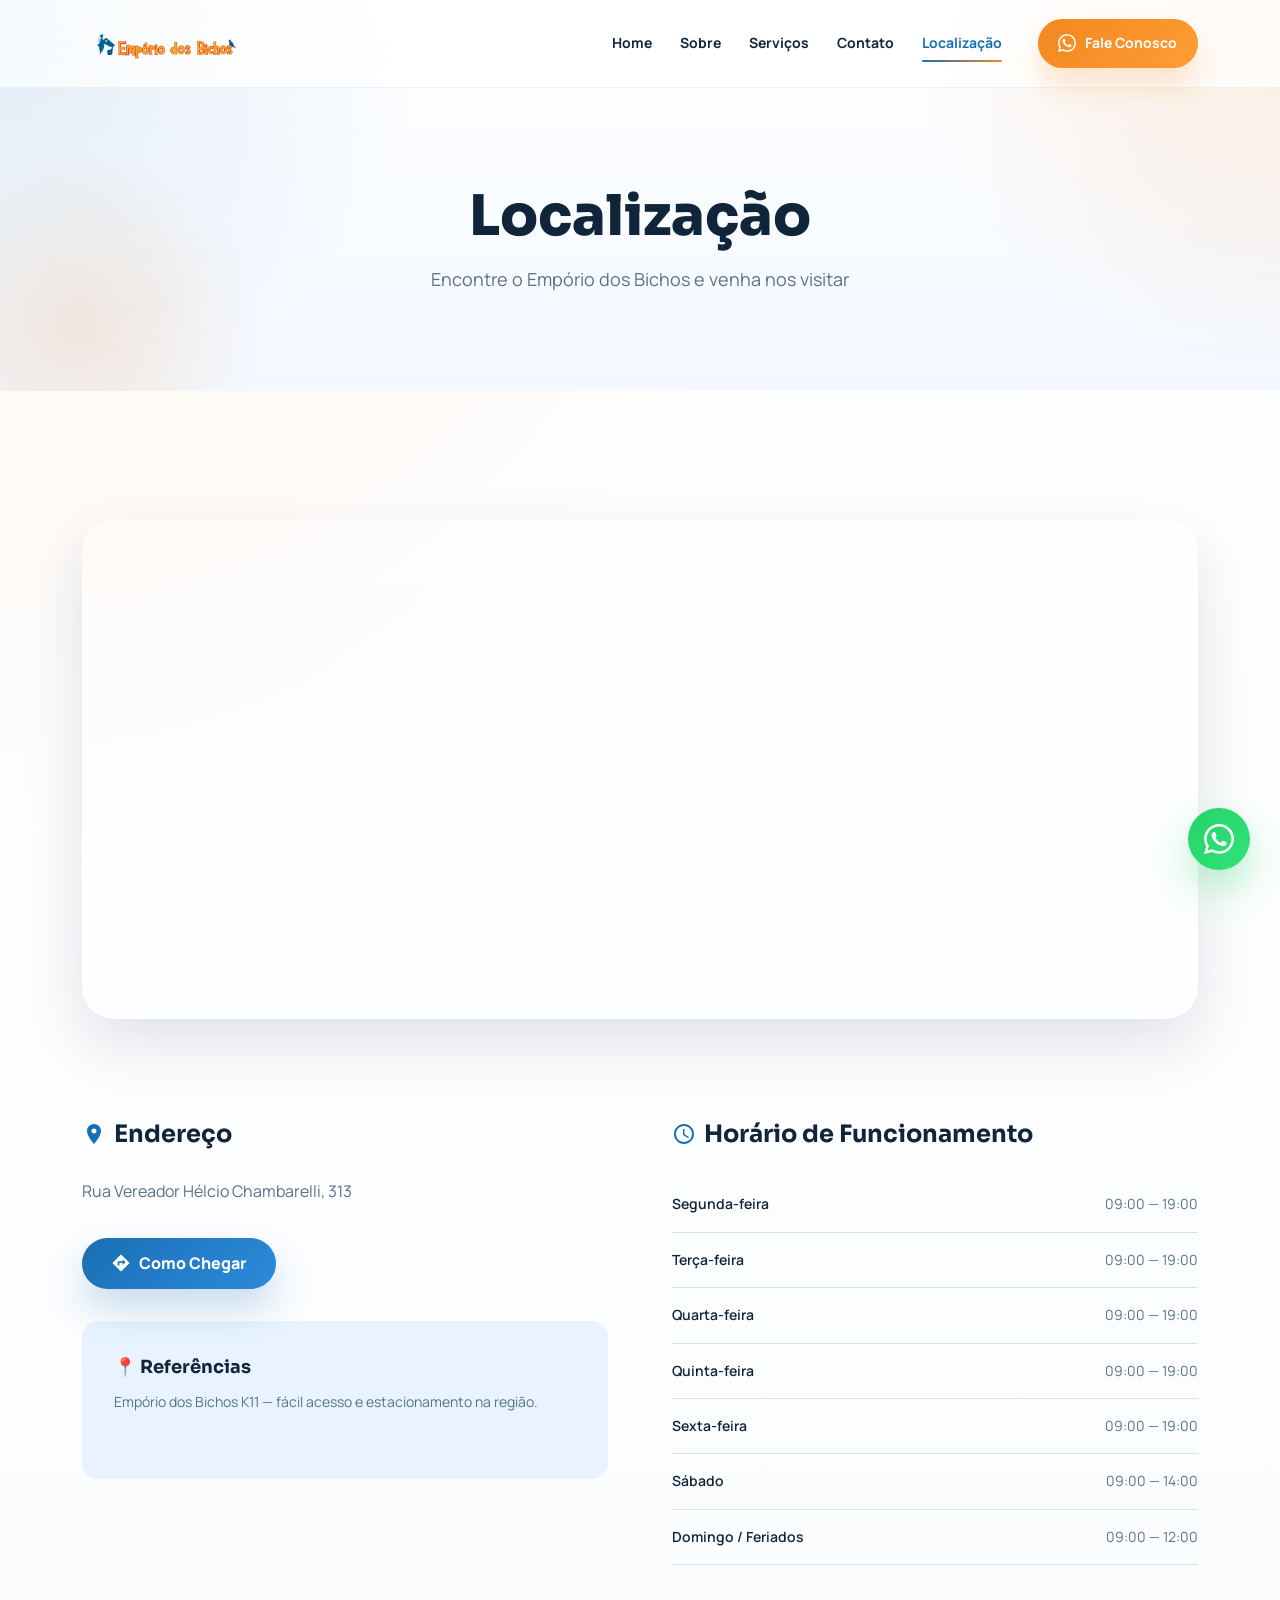
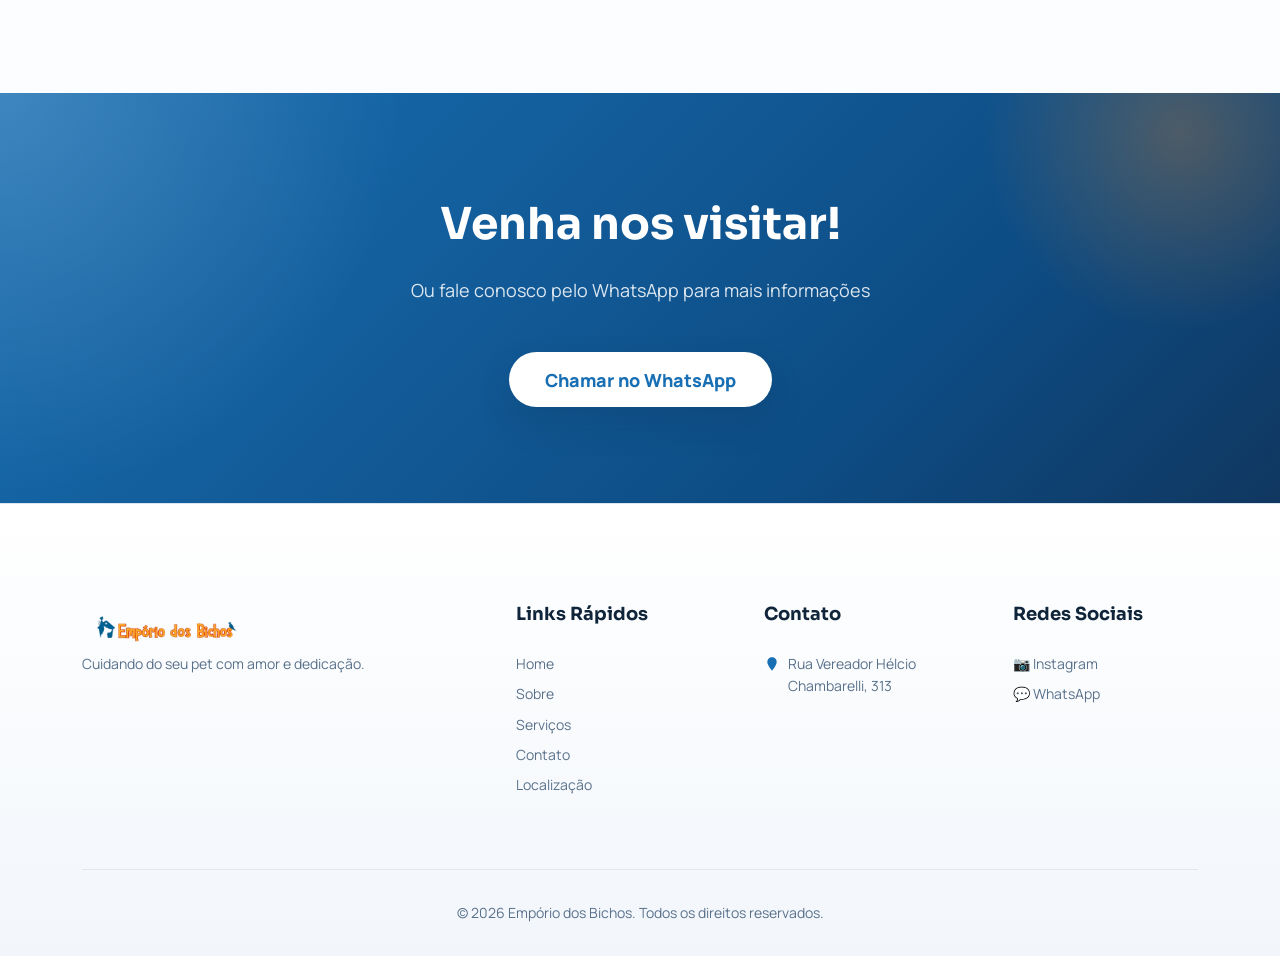
<file: site/localizacao.html>
<!DOCTYPE html>
<html lang="pt-BR">
<head>
  <meta charset="UTF-8">
  <meta name="viewport" content="width=device-width, initial-scale=1.0">
  <title>Localização — Empório dos Bichos</title>
  <meta name="description" content="Encontre o Empório dos Bichos: Rua Vereador Hélcio Chambarelli, 313. Veja o mapa, horário de funcionamento e como chegar.">
  <meta property="og:title" content="Localização — Empório dos Bichos">
  <meta property="og:description" content="Veja no mapa como chegar ao Empório dos Bichos.">
  <meta property="og:type" content="website">
  <link rel="icon" href="assets/images/favicon.ico">
  <link rel="stylesheet" href="css/reset.css">
  <link rel="stylesheet" href="css/variables.css">
  <link rel="stylesheet" href="css/global.css">
  <link rel="stylesheet" href="css/localizacao.css">
</head>
<body>

  <header class="header" id="header">
    <div class="container">
      <a href="index.html" class="logo"><img src="assets/images/logo-horizontal.png" alt="Empório dos Bichos" loading="lazy"></a>
      <nav class="nav" id="nav">
        <a href="index.html" class="nav-link">Home</a>
        <a href="sobre.html" class="nav-link">Sobre</a>
        <a href="servicos.html" class="nav-link">Serviços</a>
        <a href="contato.html" class="nav-link">Contato</a>
        <a href="localizacao.html" class="nav-link active">Localização</a>
        <a href="#" class="nav-link nav-cta" onclick="openWhatsApp(); return false;">
          <svg viewBox="0 0 24 24" fill="currentColor">
            <path d="M17.472 14.382c-.297-.149-1.758-.867-2.03-.967-.273-.099-.471-.148-.67.15-.197.297-.767.966-.94 1.164-.173.199-.347.223-.644.075-.297-.15-1.255-.463-2.39-1.475-.883-.788-1.48-1.761-1.653-2.059-.173-.297-.018-.458.13-.606.134-.133.298-.347.446-.52.149-.174.198-.298.298-.497.099-.198.05-.371-.025-.52-.075-.149-.669-1.612-.916-2.207-.242-.579-.487-.5-.669-.51-.173-.008-.371-.01-.57-.01-.198 0-.52.074-.792.372-.272.297-1.04 1.016-1.04 2.479 0 1.462 1.065 2.875 1.213 3.074.149.198 2.096 3.2 5.077 4.487.709.306 1.262.489 1.694.625.712.227 1.36.195 1.871.118.571-.085 1.758-.719 2.006-1.413.248-.694.248-1.289.173-1.413-.074-.124-.272-.198-.57-.347m-5.421 7.403h-.004a9.87 9.87 0 01-5.031-1.378l-.361-.214-3.741.982.998-3.648-.235-.374a9.86 9.86 0 01-1.51-5.26c.001-5.45 4.436-9.884 9.888-9.884 2.64 0 5.122 1.03 6.988 2.898a9.825 9.825 0 012.893 6.994c-.003 5.45-4.437 9.884-9.885 9.884m8.413-18.297A11.815 11.815 0 0012.05 0C5.495 0 .16 5.335.157 11.892c0 2.096.547 4.142 1.588 5.945L.057 24l6.305-1.654a11.882 11.882 0 005.683 1.448h.005c6.554 0 11.89-5.335 11.893-11.893a11.821 11.821 0 00-3.48-8.413z" />
          </svg>
          <span>Fale Conosco</span>
        </a>
      </nav>
      <button class="menu-toggle" id="menuToggle" aria-label="Abrir menu"><span></span><span></span><span></span></button>
    </div>
    <div class="nav-overlay" id="navOverlay"></div>
  </header>

  <section class="page-hero">
    <div class="container">
      <h1>Localização</h1>
      <p>Encontre o Empório dos Bichos e venha nos visitar</p>
    </div>
  </section>

  <section class="section" id="mapa">
    <div class="container">
      <!-- Full Map -->
      <div class="location-map-full reveal" id="location-map">
        <iframe src="https://www.google.com/maps/embed?pb=!1m18!1m12!1m3!1d14715.807587880176!2d-43.45301334374728!3d-22.767166369654902!2m3!1f0!2f0!3f0!3m2!1i1024!2i768!4f13.1!3m3!1m2!1s0x996705d523c261%3A0x2d054be680938c1c!2sEmporio%20do%20Bichos%20K11!5e0!3m2!1spt-BR!2sbr!4v1777763053618!5m2!1spt-BR!2sbr" allowfullscreen="" loading="lazy" referrerpolicy="no-referrer-when-downgrade" title="Mapa do Empório dos Bichos"></iframe>
      </div>

      <!-- Details -->
      <div class="location-details">
        <div class="location-address reveal">
          <h3>
            <svg viewBox="0 0 24 24"><path d="M12 2C8.13 2 5 5.13 5 9c0 5.25 7 13 7 13s7-7.75 7-13c0-3.87-3.13-7-7-7zm0 9.5c-1.38 0-2.5-1.12-2.5-2.5s1.12-2.5 2.5-2.5 2.5 1.12 2.5 2.5-1.12 2.5-2.5 2.5z"/></svg>
            Endereço
          </h3>
          <p>Rua Vereador Hélcio Chambarelli, 313</p>

          <a href="https://www.google.com/maps/dir//Emporio+do+Bichos+K11" target="_blank" rel="noopener noreferrer" class="btn btn-primary" id="btnComoChegar">
            <svg viewBox="0 0 24 24" fill="currentColor" style="width:20px;height:20px;"><path d="M21.71 11.29l-9-9a.996.996 0 00-1.41 0l-9 9a.996.996 0 000 1.41l9 9c.39.39 1.02.39 1.41 0l9-9a.996.996 0 000-1.41zM14 14.5V12h-4v3H8v-4c0-.55.45-1 1-1h5V7.5l3.5 3.5-3.5 3.5z"/></svg>
            Como Chegar
          </a>

          <div class="location-references">
            <h4>📍 Referências</h4>
            <p>Empório dos Bichos K11 — fácil acesso e estacionamento na região.</p>
          </div>
        </div>

        <div class="location-hours reveal reveal-delay-2">
          <h3>
            <svg viewBox="0 0 24 24"><path d="M11.99 2C6.47 2 2 6.48 2 12s4.47 10 9.99 10C17.52 22 22 17.52 22 12S17.52 2 11.99 2zM12 20c-4.42 0-8-3.58-8-8s3.58-8 8-8 8 3.58 8 8-3.58 8-8 8zm.5-13H11v6l5.25 3.15.75-1.23-4.5-2.67z"/></svg>
            Horário de Funcionamento
          </h3>
          <table class="hours-table">
            <tr>
              <td>Segunda-feira</td>
              <td>09:00 — 19:00</td>
            </tr>
            <tr>
              <td>Terça-feira</td>
              <td>09:00 — 19:00</td>
            </tr>
            <tr>
              <td>Quarta-feira</td>
              <td>09:00 — 19:00</td>
            </tr>
            <tr>
              <td>Quinta-feira</td>
              <td>09:00 — 19:00</td>
            </tr>
            <tr>
              <td>Sexta-feira</td>
              <td>09:00 — 19:00</td>
            </tr>
            <tr>
              <td>Sábado</td>
              <td>09:00 — 14:00</td>
            </tr>
            <tr>
              <td>Domingo / Feriados</td>
              <td>09:00 — 12:00</td>
            </tr>
          </table>
        </div>
      </div>
    </div>
  </section>

  <!-- CTA -->
  <section class="cta-banner">
    <div class="container">
      <h2 class="reveal">Venha nos visitar!</h2>
      <p class="reveal reveal-delay-1">Ou fale conosco pelo WhatsApp para mais informações</p>
      <a href="#" class="btn btn-white btn-lg reveal reveal-delay-2" onclick="openWhatsApp(); return false;">Chamar no WhatsApp</a>
    </div>
  </section>

  <footer class="footer">
    <div class="container">
      <div class="footer-grid">
        <div class="footer-brand"><a href="index.html" class="logo"><img src="assets/images/logo-horizontal.png" alt="Empório dos Bichos" loading="lazy"></a><p>Cuidando do seu pet com amor e dedicação.</p></div>
        <div class="footer-links"><h4>Links Rápidos</h4><a href="index.html">Home</a><a href="sobre.html">Sobre</a><a href="servicos.html">Serviços</a><a href="contato.html">Contato</a><a href="localizacao.html">Localização</a></div>
        <div class="footer-contact"><h4>Contato</h4><div class="contact-item"><svg viewBox="0 0 24 24"><path d="M12 2C8.13 2 5 5.13 5 9c0 5.25 7 13 7 13s7-7.75 7-13c0-3.87-3.13-7-7-7z"/></svg><span>Rua Vereador Hélcio Chambarelli, 313</span></div></div>
        <div class="footer-social"><h4>Redes Sociais</h4><a href="https://instagram.com/emporiodosbichosk11" target="_blank" rel="noopener">📷 Instagram</a><a href="#" onclick="openWhatsApp(); return false;">💬 WhatsApp</a></div>
      </div>
      <div class="footer-bottom"><p>&copy; 2026 Empório dos Bichos. Todos os direitos reservados.</p></div>
    </div>
  </footer>

  <a href="#" class="whatsapp-float" id="whatsappFloat" aria-label="WhatsApp"><span class="tooltip">Fale conosco!</span><svg viewBox="0 0 24 24"><path d="M17.472 14.382c-.297-.149-1.758-.867-2.03-.967-.273-.099-.471-.148-.67.15-.197.297-.767.966-.94 1.164-.173.199-.347.223-.644.075-.297-.15-1.255-.463-2.39-1.475-.883-.788-1.48-1.761-1.653-2.059-.173-.297-.018-.458.13-.606.134-.133.298-.347.446-.52.149-.174.198-.298.298-.497.099-.198.05-.371-.025-.52-.075-.149-.669-1.612-.916-2.207-.242-.579-.487-.5-.669-.51-.173-.008-.371-.01-.57-.01-.198 0-.52.074-.792.372-.272.297-1.04 1.016-1.04 2.479 0 1.462 1.065 2.875 1.213 3.074.149.198 2.096 3.2 5.077 4.487.709.306 1.262.489 1.694.625.712.227 1.36.195 1.871.118.571-.085 1.758-.719 2.006-1.413.248-.694.248-1.289.173-1.413-.074-.124-.272-.198-.57-.347m-5.421 7.403h-.004a9.87 9.87 0 01-5.031-1.378l-.361-.214-3.741.982.998-3.648-.235-.374a9.86 9.86 0 01-1.51-5.26c.001-5.45 4.436-9.884 9.888-9.884 2.64 0 5.122 1.03 6.988 2.898a9.825 9.825 0 012.893 6.994c-.003 5.45-4.437 9.884-9.885 9.884m8.413-18.297A11.815 11.815 0 0012.05 0C5.495 0 .16 5.335.157 11.892c0 2.096.547 4.142 1.588 5.945L.057 24l6.305-1.654a11.882 11.882 0 005.683 1.448h.005c6.554 0 11.89-5.335 11.893-11.893a11.821 11.821 0 00-3.48-8.413z"/></svg></a>

  <script src="js/whatsapp.js"></script>
  <script src="js/main.js"></script>
</body>
</html>
</file>
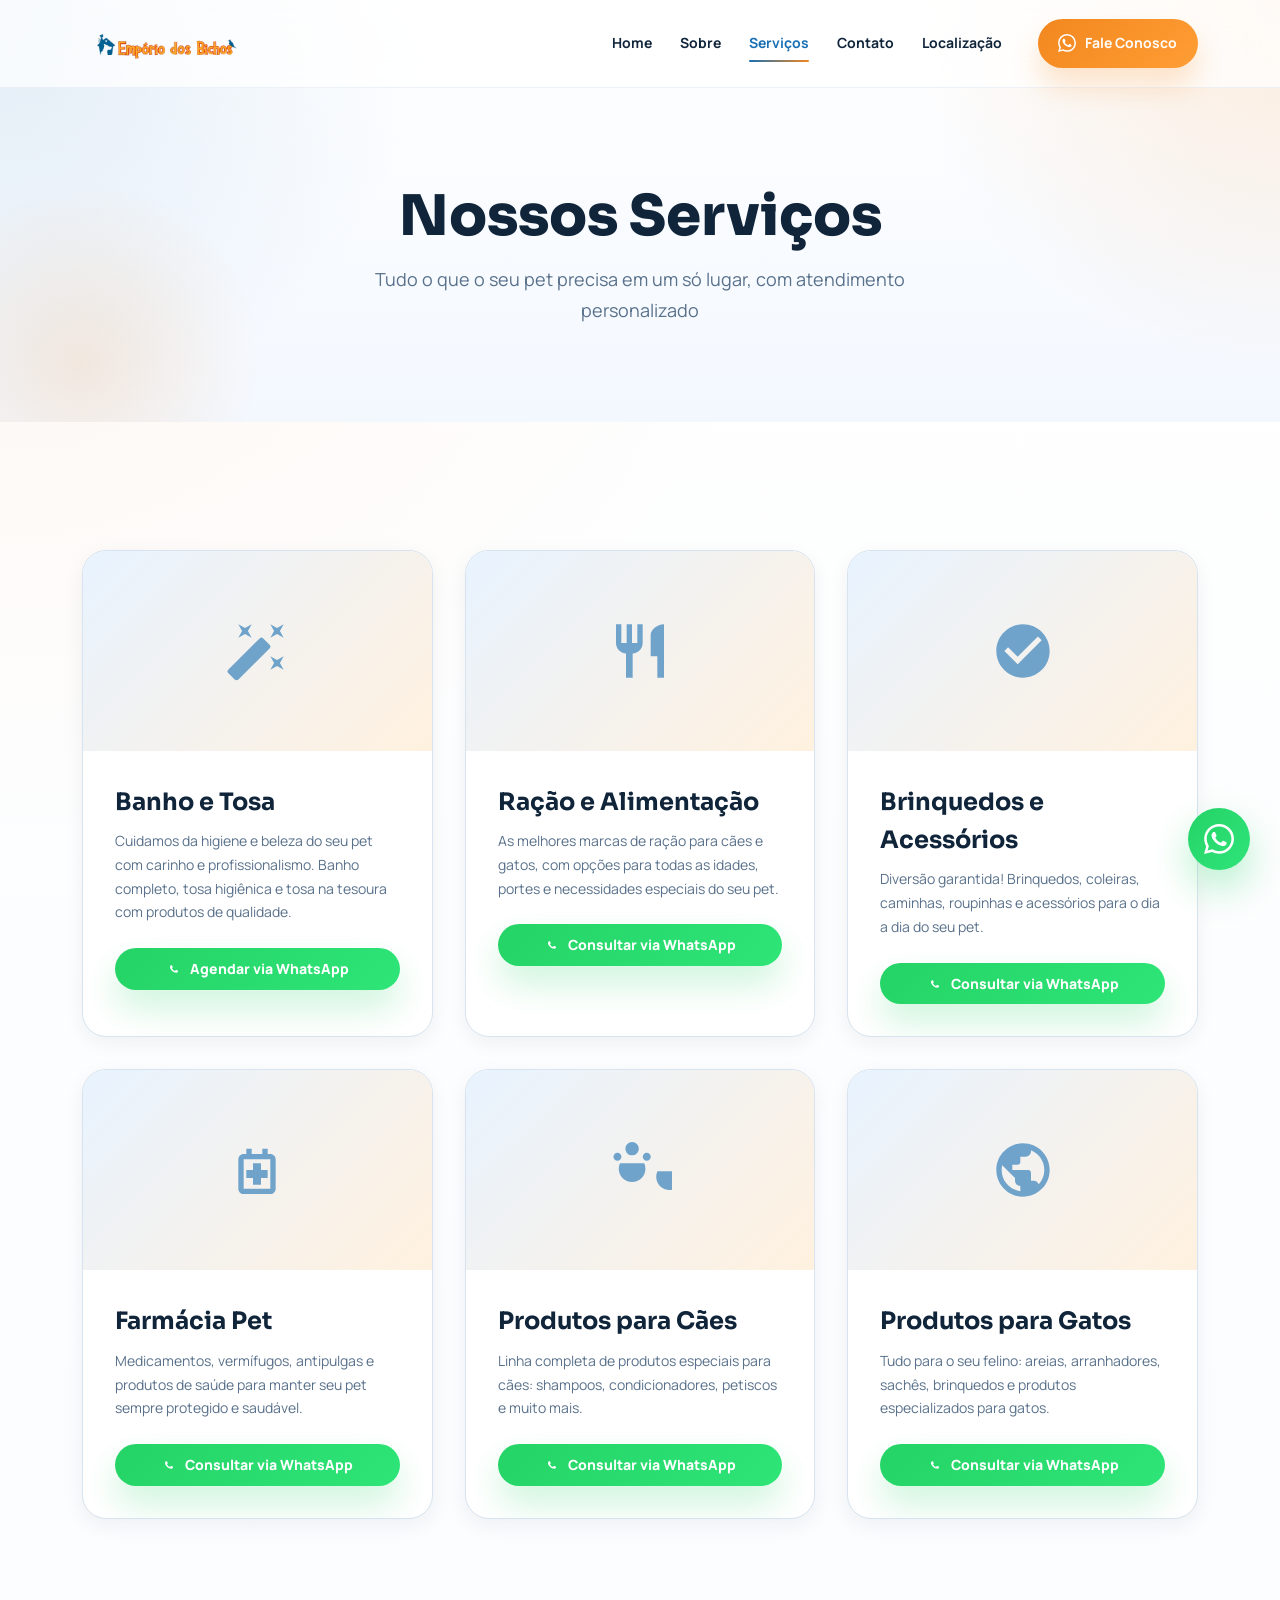
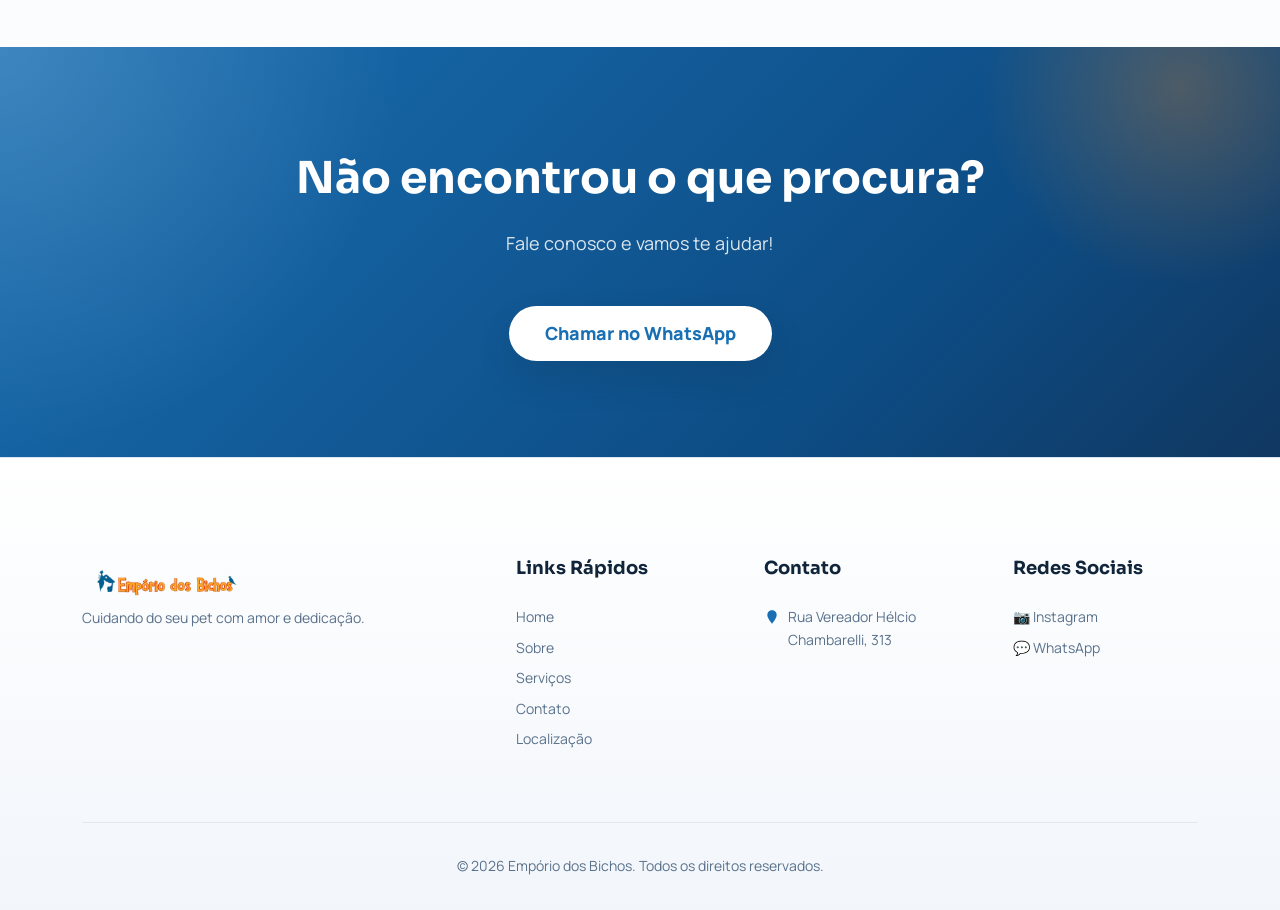
<file: site/servicos.html>
<!DOCTYPE html>
<html lang="pt-BR">
<head>
  <meta charset="UTF-8">
  <meta name="viewport" content="width=device-width, initial-scale=1.0">
  <title>Serviços — Empório dos Bichos</title>
  <meta name="description" content="Confira os serviços do Empório dos Bichos: banho e tosa, ração, brinquedos, farmácia pet e produtos para cães e gatos.">
  <meta property="og:title" content="Serviços — Empório dos Bichos">
  <meta property="og:description" content="Banho, tosa, ração, brinquedos e muito mais para o seu pet.">
  <meta property="og:type" content="website">
  <link rel="icon" href="assets/images/favicon.ico">
  <link rel="stylesheet" href="css/reset.css">
  <link rel="stylesheet" href="css/variables.css">
  <link rel="stylesheet" href="css/global.css">
  <link rel="stylesheet" href="css/servicos.css">
</head>
<body>

  <header class="header" id="header">
    <div class="container">
      <a href="index.html" class="logo"><img src="assets/images/logo-horizontal.png" alt="Empório dos Bichos" loading="lazy"></a>
      <nav class="nav" id="nav">
        <a href="index.html" class="nav-link">Home</a>
        <a href="sobre.html" class="nav-link">Sobre</a>
        <a href="servicos.html" class="nav-link active">Serviços</a>
        <a href="contato.html" class="nav-link">Contato</a>
        <a href="localizacao.html" class="nav-link">Localização</a>
        <a href="#" class="nav-link nav-cta" onclick="openWhatsApp(); return false;">
          <svg viewBox="0 0 24 24" fill="currentColor">
            <path d="M17.472 14.382c-.297-.149-1.758-.867-2.03-.967-.273-.099-.471-.148-.67.15-.197.297-.767.966-.94 1.164-.173.199-.347.223-.644.075-.297-.15-1.255-.463-2.39-1.475-.883-.788-1.48-1.761-1.653-2.059-.173-.297-.018-.458.13-.606.134-.133.298-.347.446-.52.149-.174.198-.298.298-.497.099-.198.05-.371-.025-.52-.075-.149-.669-1.612-.916-2.207-.242-.579-.487-.5-.669-.51-.173-.008-.371-.01-.57-.01-.198 0-.52.074-.792.372-.272.297-1.04 1.016-1.04 2.479 0 1.462 1.065 2.875 1.213 3.074.149.198 2.096 3.2 5.077 4.487.709.306 1.262.489 1.694.625.712.227 1.36.195 1.871.118.571-.085 1.758-.719 2.006-1.413.248-.694.248-1.289.173-1.413-.074-.124-.272-.198-.57-.347m-5.421 7.403h-.004a9.87 9.87 0 01-5.031-1.378l-.361-.214-3.741.982.998-3.648-.235-.374a9.86 9.86 0 01-1.51-5.26c.001-5.45 4.436-9.884 9.888-9.884 2.64 0 5.122 1.03 6.988 2.898a9.825 9.825 0 012.893 6.994c-.003 5.45-4.437 9.884-9.885 9.884m8.413-18.297A11.815 11.815 0 0012.05 0C5.495 0 .16 5.335.157 11.892c0 2.096.547 4.142 1.588 5.945L.057 24l6.305-1.654a11.882 11.882 0 005.683 1.448h.005c6.554 0 11.89-5.335 11.893-11.893a11.821 11.821 0 00-3.48-8.413z" />
          </svg>
          <span>Fale Conosco</span>
        </a>
      </nav>
      <button class="menu-toggle" id="menuToggle" aria-label="Abrir menu"><span></span><span></span><span></span></button>
    </div>
    <div class="nav-overlay" id="navOverlay"></div>
  </header>

  <section class="page-hero">
    <div class="container">
      <h1>Nossos Serviços</h1>
      <p>Tudo o que o seu pet precisa em um só lugar, com atendimento personalizado</p>
    </div>
  </section>

  <section class="section" id="servicos-lista">
    <div class="container">
      <div class="servicos-grid">

        <!-- Banho e Tosa -->
        <div class="servico-card reveal reveal-delay-1" id="servico-banho">
          <div class="servico-card-image">
            <svg viewBox="0 0 24 24"><path d="M7.5 5.6L5 7l1.4-2.5L5 2l2.5 1.4L10 2 8.6 4.5 10 7 7.5 5.6zm12 9.8L22 14l-1.4 2.5L22 19l-2.5-1.4L17 19l1.4-2.5L17 14l2.5 1.4zM22 2l-2.5 1.4L17 2l1.4 2.5L17 7l2.5-1.4L22 7l-1.4-2.5L22 2zm-7.63 5.29a.996.996 0 00-1.41 0L1.29 18.96a.996.996 0 000 1.41l2.34 2.34c.39.39 1.02.39 1.41 0L16.7 11.05a.996.996 0 000-1.41l-2.33-2.35z"/></svg>
          </div>
          <div class="servico-card-body">
            <h3>Banho e Tosa</h3>
            <p>Cuidamos da higiene e beleza do seu pet com carinho e profissionalismo. Banho completo, tosa higiênica e tosa na tesoura com produtos de qualidade.</p>
            <a href="#" class="btn btn-whatsapp btn-sm" onclick="agendarServico('Banho e Tosa'); return false;">
              <svg viewBox="0 0 24 24" fill="currentColor" style="width:16px;height:16px;"><path d="M17.472 14.382c-.297-.149-1.758-.867-2.03-.967-.273-.099-.471-.148-.67.15-.197.297-.767.966-.94 1.164-.173.199-.347.223-.644.075-.297-.15-1.255-.463-2.39-1.475-.883-.788-1.48-1.761-1.653-2.059-.173-.297-.018-.458.13-.606.134-.133.298-.347.446-.52.149-.174.198-.298.298-.497.099-.198.05-.371-.025-.52-.075-.149-.669-1.612-.916-2.207-.242-.579-.487-.5-.669-.51-.173-.008-.371-.01-.57-.01-.198 0-.52.074-.792.372-.272.297-1.04 1.016-1.04 2.479 0 1.462 1.065 2.875 1.213 3.074.149.198 2.096 3.2 5.077 4.487.709.306 1.262.489 1.694.625.712.227 1.36.195 1.871.118.571-.085 1.758-.719 2.006-1.413.248-.694.248-1.289.173-1.413-.074-.124-.272-.198-.57-.347z"/></svg>
              Agendar via WhatsApp
            </a>
          </div>
        </div>

        <!-- Ração -->
        <div class="servico-card reveal reveal-delay-2" id="servico-racao">
          <div class="servico-card-image">
            <svg viewBox="0 0 24 24"><path d="M11 9H9V2H7v7H5V2H3v7c0 2.12 1.66 3.84 3.75 3.97V22h2.5v-9.03C11.34 12.84 13 11.12 13 9V2h-2v7zm5-3v8h2.5v8H21V2c-2.76 0-5 2.24-5 4z"/></svg>
          </div>
          <div class="servico-card-body">
            <h3>Ração e Alimentação</h3>
            <p>As melhores marcas de ração para cães e gatos, com opções para todas as idades, portes e necessidades especiais do seu pet.</p>
            <a href="#" class="btn btn-whatsapp btn-sm" onclick="agendarServico('Ração e Alimentação'); return false;">
              <svg viewBox="0 0 24 24" fill="currentColor" style="width:16px;height:16px;"><path d="M17.472 14.382c-.297-.149-1.758-.867-2.03-.967-.273-.099-.471-.148-.67.15-.197.297-.767.966-.94 1.164-.173.199-.347.223-.644.075-.297-.15-1.255-.463-2.39-1.475-.883-.788-1.48-1.761-1.653-2.059-.173-.297-.018-.458.13-.606.134-.133.298-.347.446-.52.149-.174.198-.298.298-.497.099-.198.05-.371-.025-.52-.075-.149-.669-1.612-.916-2.207-.242-.579-.487-.5-.669-.51-.173-.008-.371-.01-.57-.01-.198 0-.52.074-.792.372-.272.297-1.04 1.016-1.04 2.479 0 1.462 1.065 2.875 1.213 3.074.149.198 2.096 3.2 5.077 4.487.709.306 1.262.489 1.694.625.712.227 1.36.195 1.871.118.571-.085 1.758-.719 2.006-1.413.248-.694.248-1.289.173-1.413-.074-.124-.272-.198-.57-.347z"/></svg>
              Consultar via WhatsApp
            </a>
          </div>
        </div>

        <!-- Brinquedos -->
        <div class="servico-card reveal reveal-delay-3" id="servico-brinquedos">
          <div class="servico-card-image">
            <svg viewBox="0 0 24 24"><path d="M12 2C6.48 2 2 6.48 2 12s4.48 10 10 10 10-4.48 10-10S17.52 2 12 2zm-2 15l-5-5 1.41-1.41L10 14.17l7.59-7.59L19 8l-9 9z"/></svg>
          </div>
          <div class="servico-card-body">
            <h3>Brinquedos e Acessórios</h3>
            <p>Diversão garantida! Brinquedos, coleiras, caminhas, roupinhas e acessórios para o dia a dia do seu pet.</p>
            <a href="#" class="btn btn-whatsapp btn-sm" onclick="agendarServico('Brinquedos e Acessórios'); return false;">
              <svg viewBox="0 0 24 24" fill="currentColor" style="width:16px;height:16px;"><path d="M17.472 14.382c-.297-.149-1.758-.867-2.03-.967-.273-.099-.471-.148-.67.15-.197.297-.767.966-.94 1.164-.173.199-.347.223-.644.075-.297-.15-1.255-.463-2.39-1.475-.883-.788-1.48-1.761-1.653-2.059-.173-.297-.018-.458.13-.606.134-.133.298-.347.446-.52.149-.174.198-.298.298-.497.099-.198.05-.371-.025-.52-.075-.149-.669-1.612-.916-2.207-.242-.579-.487-.5-.669-.51-.173-.008-.371-.01-.57-.01-.198 0-.52.074-.792.372-.272.297-1.04 1.016-1.04 2.479 0 1.462 1.065 2.875 1.213 3.074.149.198 2.096 3.2 5.077 4.487.709.306 1.262.489 1.694.625.712.227 1.36.195 1.871.118.571-.085 1.758-.719 2.006-1.413.248-.694.248-1.289.173-1.413-.074-.124-.272-.198-.57-.347z"/></svg>
              Consultar via WhatsApp
            </a>
          </div>
        </div>

        <!-- Farmácia Pet -->
        <div class="servico-card reveal reveal-delay-1" id="servico-farmacia">
          <div class="servico-card-image">
            <svg viewBox="0 0 24 24"><path d="M10.5 15H8v-3h2.5V9.5h3V12H16v3h-2.5v2.5h-3V15zM19 8v11c0 1.1-.9 2-2 2H7c-1.1 0-2-.9-2-2V8c0-1.1.9-2 2-2h1V4h2v2h4V4h2v2h1c1.1 0 2 .9 2 2zm-2 0H7v11h10V8z"/></svg>
          </div>
          <div class="servico-card-body">
            <h3>Farmácia Pet</h3>
            <p>Medicamentos, vermífugos, antipulgas e produtos de saúde para manter seu pet sempre protegido e saudável.</p>
            <a href="#" class="btn btn-whatsapp btn-sm" onclick="agendarServico('Farmácia Pet'); return false;">
              <svg viewBox="0 0 24 24" fill="currentColor" style="width:16px;height:16px;"><path d="M17.472 14.382c-.297-.149-1.758-.867-2.03-.967-.273-.099-.471-.148-.67.15-.197.297-.767.966-.94 1.164-.173.199-.347.223-.644.075-.297-.15-1.255-.463-2.39-1.475-.883-.788-1.48-1.761-1.653-2.059-.173-.297-.018-.458.13-.606.134-.133.298-.347.446-.52.149-.174.198-.298.298-.497.099-.198.05-.371-.025-.52-.075-.149-.669-1.612-.916-2.207-.242-.579-.487-.5-.669-.51-.173-.008-.371-.01-.57-.01-.198 0-.52.074-.792.372-.272.297-1.04 1.016-1.04 2.479 0 1.462 1.065 2.875 1.213 3.074.149.198 2.096 3.2 5.077 4.487.709.306 1.262.489 1.694.625.712.227 1.36.195 1.871.118.571-.085 1.758-.719 2.006-1.413.248-.694.248-1.289.173-1.413-.074-.124-.272-.198-.57-.347z"/></svg>
              Consultar via WhatsApp
            </a>
          </div>
        </div>

        <!-- Produtos Cães -->
        <div class="servico-card reveal reveal-delay-2" id="servico-caes">
          <div class="servico-card-image">
            <svg viewBox="0 0 24 24"><path d="M4.5 9.5a5 5 0 00-.46 2c0 2.76 2.24 5 5 5s5-2.24 5-5c0-.71-.16-1.39-.46-2H4.5zM9.04 1.5c-1.38 0-2.5 1.12-2.5 2.5s1.12 2.5 2.5 2.5 2.5-1.12 2.5-2.5-1.12-2.5-2.5-2.5zm5.5 4c-.83 0-1.5.67-1.5 1.5s.67 1.5 1.5 1.5 1.5-.67 1.5-1.5-.67-1.5-1.5-1.5zm-11 0c-.83 0-1.5.67-1.5 1.5S2.71 8.5 3.54 8.5s1.5-.67 1.5-1.5-.67-1.5-1.5-1.5zm15 7a5 5 0 00-.46 2c0 2.76 2.24 5 5 5s5-2.24 5-5c0-.71-.16-1.39-.46-2h-9.08z"/></svg>
          </div>
          <div class="servico-card-body">
            <h3>Produtos para Cães</h3>
            <p>Linha completa de produtos especiais para cães: shampoos, condicionadores, petiscos e muito mais.</p>
            <a href="#" class="btn btn-whatsapp btn-sm" onclick="agendarServico('Produtos para Cães'); return false;">
              <svg viewBox="0 0 24 24" fill="currentColor" style="width:16px;height:16px;"><path d="M17.472 14.382c-.297-.149-1.758-.867-2.03-.967-.273-.099-.471-.148-.67.15-.197.297-.767.966-.94 1.164-.173.199-.347.223-.644.075-.297-.15-1.255-.463-2.39-1.475-.883-.788-1.48-1.761-1.653-2.059-.173-.297-.018-.458.13-.606.134-.133.298-.347.446-.52.149-.174.198-.298.298-.497.099-.198.05-.371-.025-.52-.075-.149-.669-1.612-.916-2.207-.242-.579-.487-.5-.669-.51-.173-.008-.371-.01-.57-.01-.198 0-.52.074-.792.372-.272.297-1.04 1.016-1.04 2.479 0 1.462 1.065 2.875 1.213 3.074.149.198 2.096 3.2 5.077 4.487.709.306 1.262.489 1.694.625.712.227 1.36.195 1.871.118.571-.085 1.758-.719 2.006-1.413.248-.694.248-1.289.173-1.413-.074-.124-.272-.198-.57-.347z"/></svg>
              Consultar via WhatsApp
            </a>
          </div>
        </div>

        <!-- Produtos Gatos -->
        <div class="servico-card reveal reveal-delay-3" id="servico-gatos">
          <div class="servico-card-image">
            <svg viewBox="0 0 24 24"><path d="M12 2C6.48 2 2 6.48 2 12s4.48 10 10 10 10-4.48 10-10S17.52 2 12 2zm-1 17.93c-3.95-.49-7-3.85-7-7.93 0-.62.08-1.21.21-1.79L9 15v1c0 1.1.9 2 2 2v1.93zm6.9-2.54c-.26-.81-1-1.39-1.9-1.39h-1v-3c0-.55-.45-1-1-1H8v-2h2c.55 0 1-.45 1-1V7h2c1.1 0 2-.9 2-2v-.41c2.93 1.19 5 4.06 5 7.41 0 2.08-.8 3.97-2.1 5.39z"/></svg>
          </div>
          <div class="servico-card-body">
            <h3>Produtos para Gatos</h3>
            <p>Tudo para o seu felino: areias, arranhadores, sachês, brinquedos e produtos especializados para gatos.</p>
            <a href="#" class="btn btn-whatsapp btn-sm" onclick="agendarServico('Produtos para Gatos'); return false;">
              <svg viewBox="0 0 24 24" fill="currentColor" style="width:16px;height:16px;"><path d="M17.472 14.382c-.297-.149-1.758-.867-2.03-.967-.273-.099-.471-.148-.67.15-.197.297-.767.966-.94 1.164-.173.199-.347.223-.644.075-.297-.15-1.255-.463-2.39-1.475-.883-.788-1.48-1.761-1.653-2.059-.173-.297-.018-.458.13-.606.134-.133.298-.347.446-.52.149-.174.198-.298.298-.497.099-.198.05-.371-.025-.52-.075-.149-.669-1.612-.916-2.207-.242-.579-.487-.5-.669-.51-.173-.008-.371-.01-.57-.01-.198 0-.52.074-.792.372-.272.297-1.04 1.016-1.04 2.479 0 1.462 1.065 2.875 1.213 3.074.149.198 2.096 3.2 5.077 4.487.709.306 1.262.489 1.694.625.712.227 1.36.195 1.871.118.571-.085 1.758-.719 2.006-1.413.248-.694.248-1.289.173-1.413-.074-.124-.272-.198-.57-.347z"/></svg>
              Consultar via WhatsApp
            </a>
          </div>
        </div>

      </div>
    </div>
  </section>

  <!-- CTA -->
  <section class="cta-banner">
    <div class="container">
      <h2 class="reveal">Não encontrou o que procura?</h2>
      <p class="reveal reveal-delay-1">Fale conosco e vamos te ajudar!</p>
      <a href="#" class="btn btn-white btn-lg reveal reveal-delay-2" onclick="openWhatsApp(); return false;">Chamar no WhatsApp</a>
    </div>
  </section>

  <footer class="footer">
    <div class="container">
      <div class="footer-grid">
        <div class="footer-brand"><a href="index.html" class="logo"><img src="assets/images/logo-horizontal.png" alt="Empório dos Bichos" loading="lazy"></a><p>Cuidando do seu pet com amor e dedicação.</p></div>
        <div class="footer-links"><h4>Links Rápidos</h4><a href="index.html">Home</a><a href="sobre.html">Sobre</a><a href="servicos.html">Serviços</a><a href="contato.html">Contato</a><a href="localizacao.html">Localização</a></div>
        <div class="footer-contact"><h4>Contato</h4><div class="contact-item"><svg viewBox="0 0 24 24"><path d="M12 2C8.13 2 5 5.13 5 9c0 5.25 7 13 7 13s7-7.75 7-13c0-3.87-3.13-7-7-7z"/></svg><span>Rua Vereador Hélcio Chambarelli, 313</span></div></div>
        <div class="footer-social"><h4>Redes Sociais</h4><a href="https://instagram.com/emporiodosbichosk11" target="_blank" rel="noopener">📷 Instagram</a><a href="#" onclick="openWhatsApp(); return false;">💬 WhatsApp</a></div>
      </div>
      <div class="footer-bottom"><p>&copy; 2026 Empório dos Bichos. Todos os direitos reservados.</p></div>
    </div>
  </footer>

  <a href="#" class="whatsapp-float" id="whatsappFloat" aria-label="WhatsApp"><span class="tooltip">Fale conosco!</span><svg viewBox="0 0 24 24"><path d="M17.472 14.382c-.297-.149-1.758-.867-2.03-.967-.273-.099-.471-.148-.67.15-.197.297-.767.966-.94 1.164-.173.199-.347.223-.644.075-.297-.15-1.255-.463-2.39-1.475-.883-.788-1.48-1.761-1.653-2.059-.173-.297-.018-.458.13-.606.134-.133.298-.347.446-.52.149-.174.198-.298.298-.497.099-.198.05-.371-.025-.52-.075-.149-.669-1.612-.916-2.207-.242-.579-.487-.5-.669-.51-.173-.008-.371-.01-.57-.01-.198 0-.52.074-.792.372-.272.297-1.04 1.016-1.04 2.479 0 1.462 1.065 2.875 1.213 3.074.149.198 2.096 3.2 5.077 4.487.709.306 1.262.489 1.694.625.712.227 1.36.195 1.871.118.571-.085 1.758-.719 2.006-1.413.248-.694.248-1.289.173-1.413-.074-.124-.272-.198-.57-.347m-5.421 7.403h-.004a9.87 9.87 0 01-5.031-1.378l-.361-.214-3.741.982.998-3.648-.235-.374a9.86 9.86 0 01-1.51-5.26c.001-5.45 4.436-9.884 9.888-9.884 2.64 0 5.122 1.03 6.988 2.898a9.825 9.825 0 012.893 6.994c-.003 5.45-4.437 9.884-9.885 9.884m8.413-18.297A11.815 11.815 0 0012.05 0C5.495 0 .16 5.335.157 11.892c0 2.096.547 4.142 1.588 5.945L.057 24l6.305-1.654a11.882 11.882 0 005.683 1.448h.005c6.554 0 11.89-5.335 11.893-11.893a11.821 11.821 0 00-3.48-8.413z"/></svg></a>

  <script src="js/whatsapp.js"></script>
  <script src="js/main.js"></script>
</body>
</html>
</file>
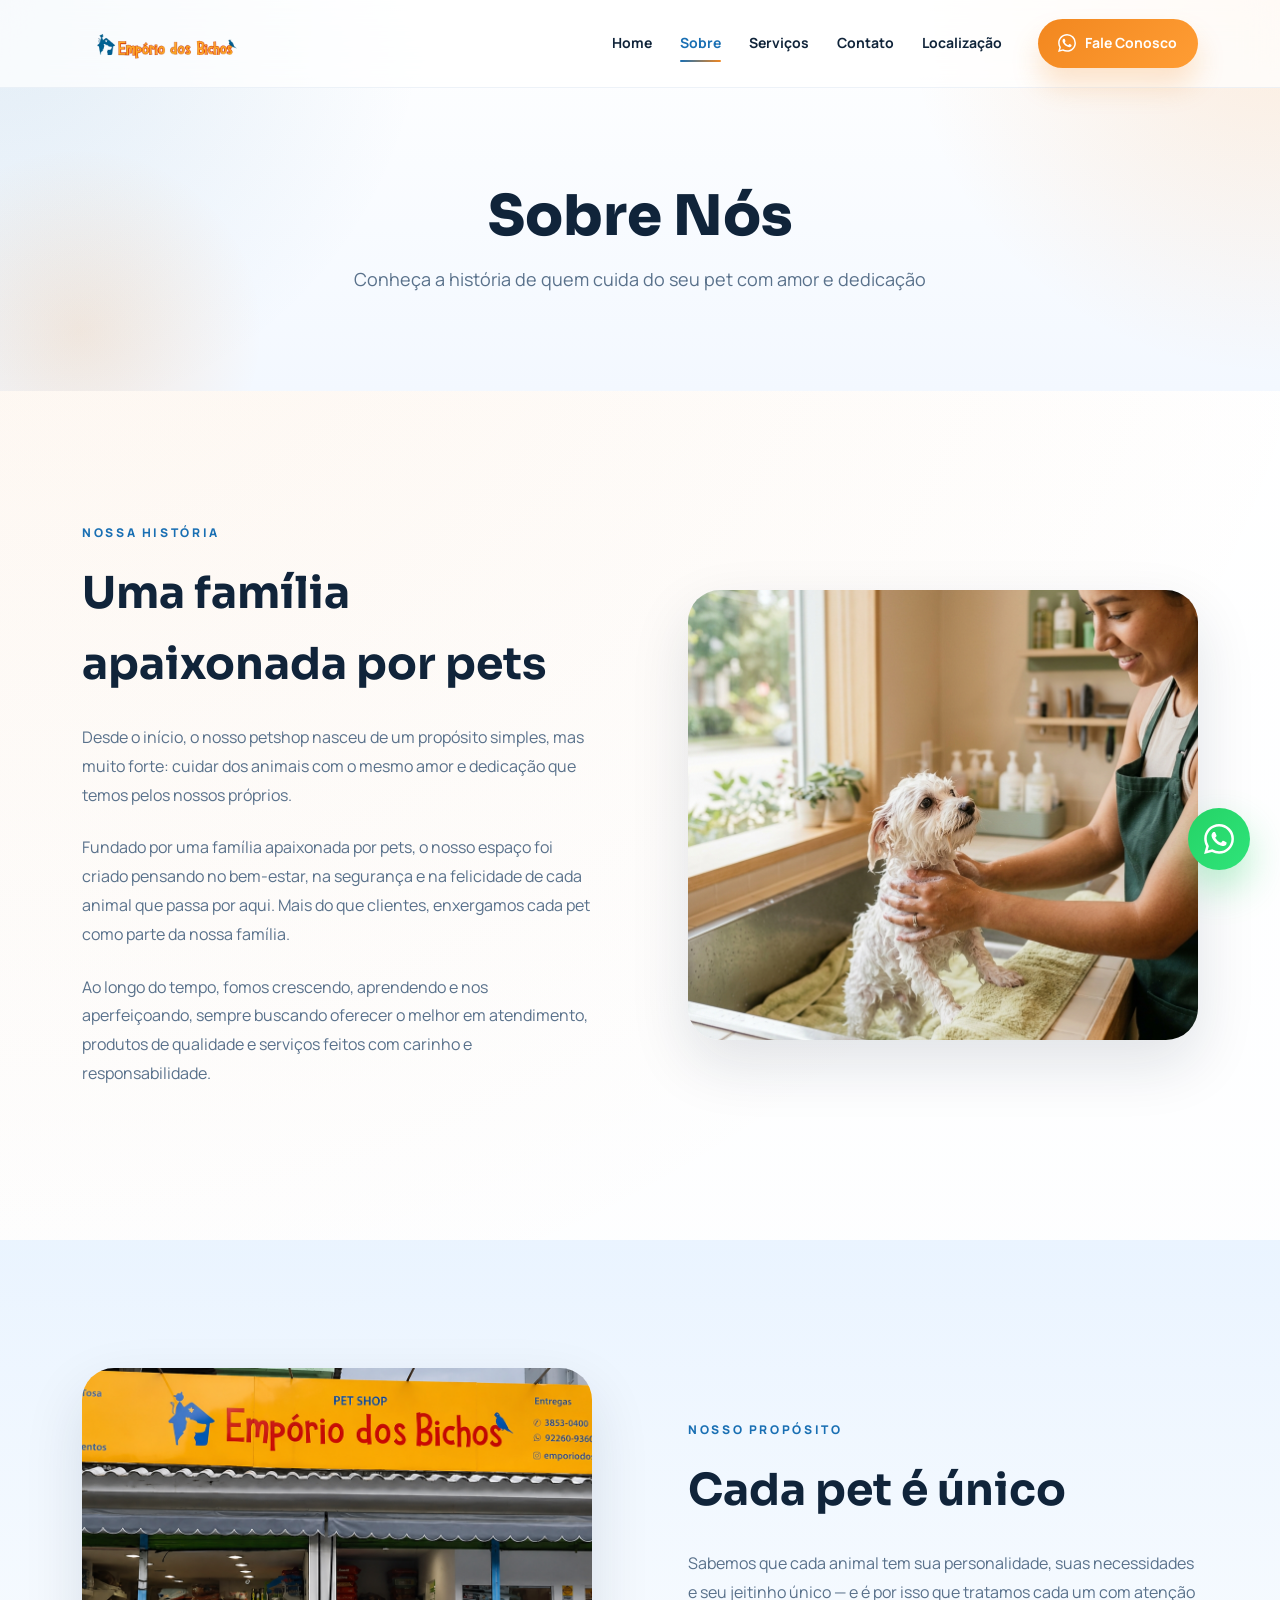
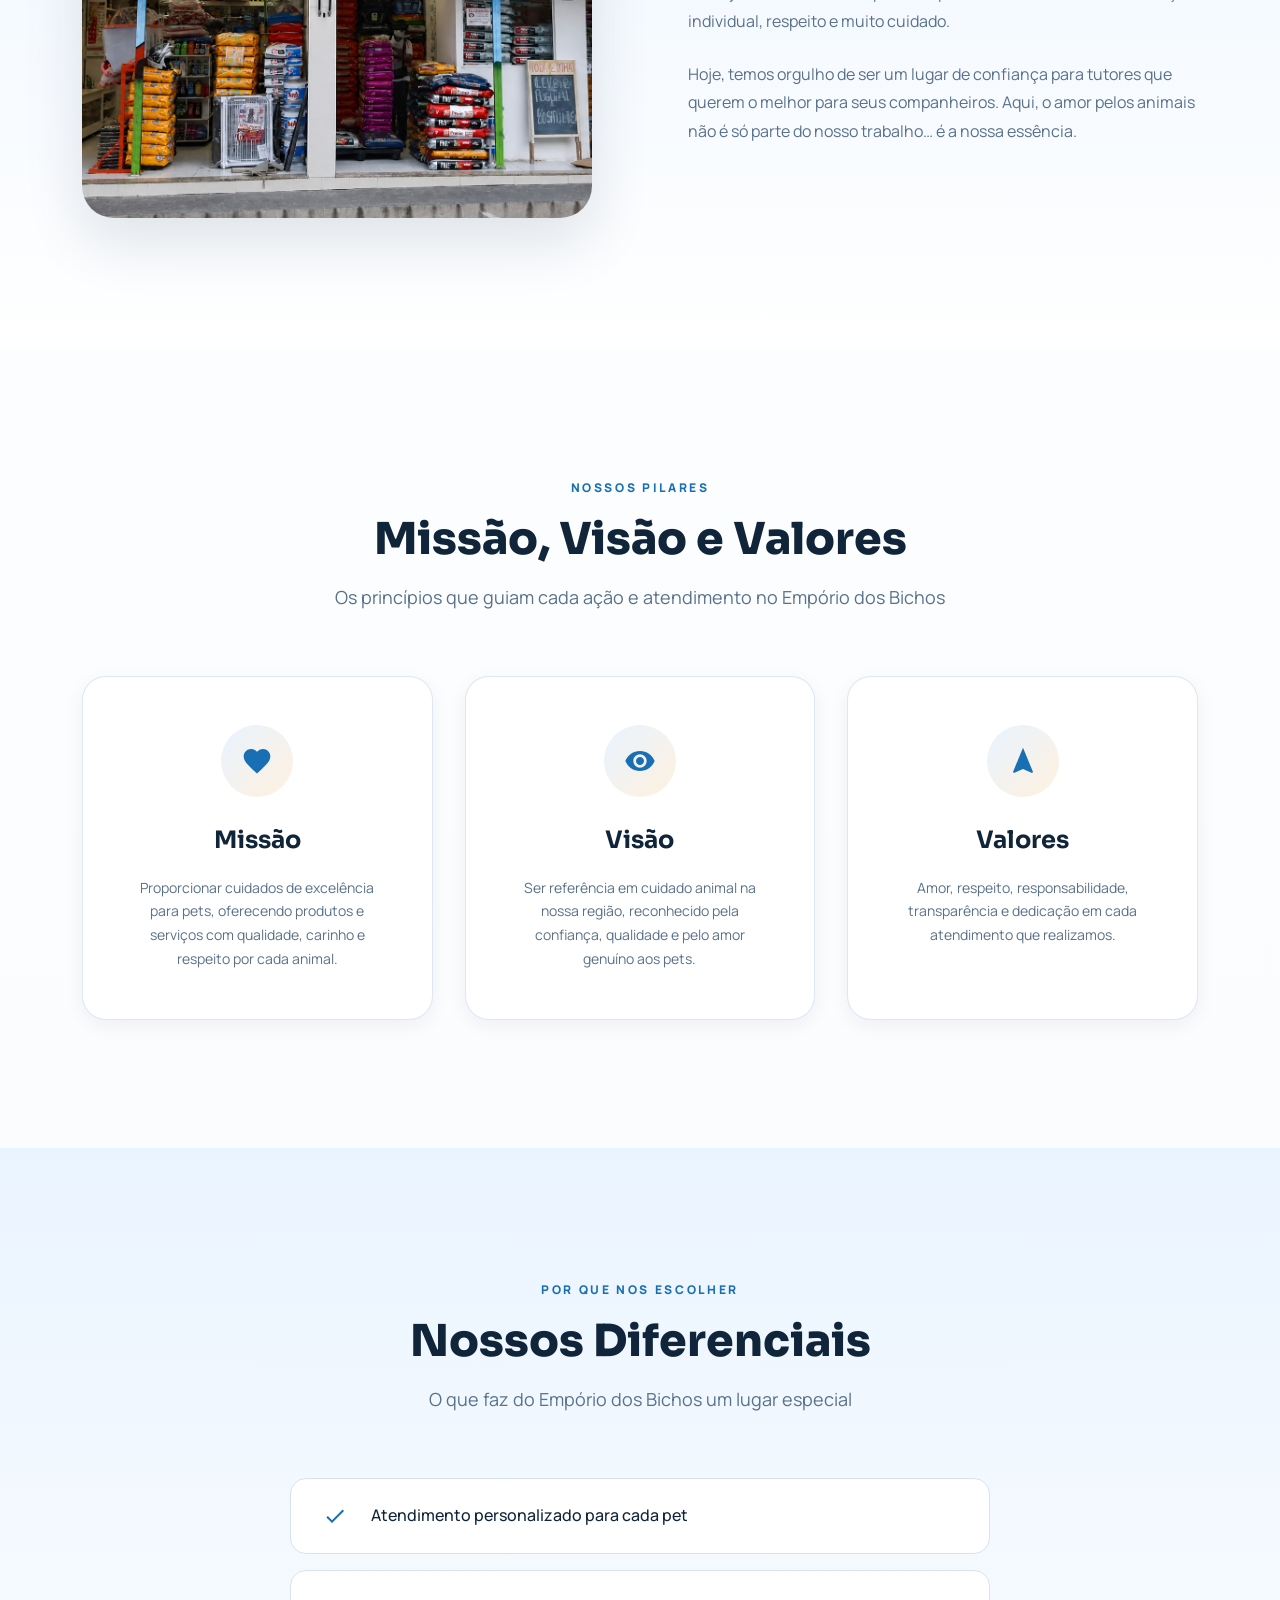
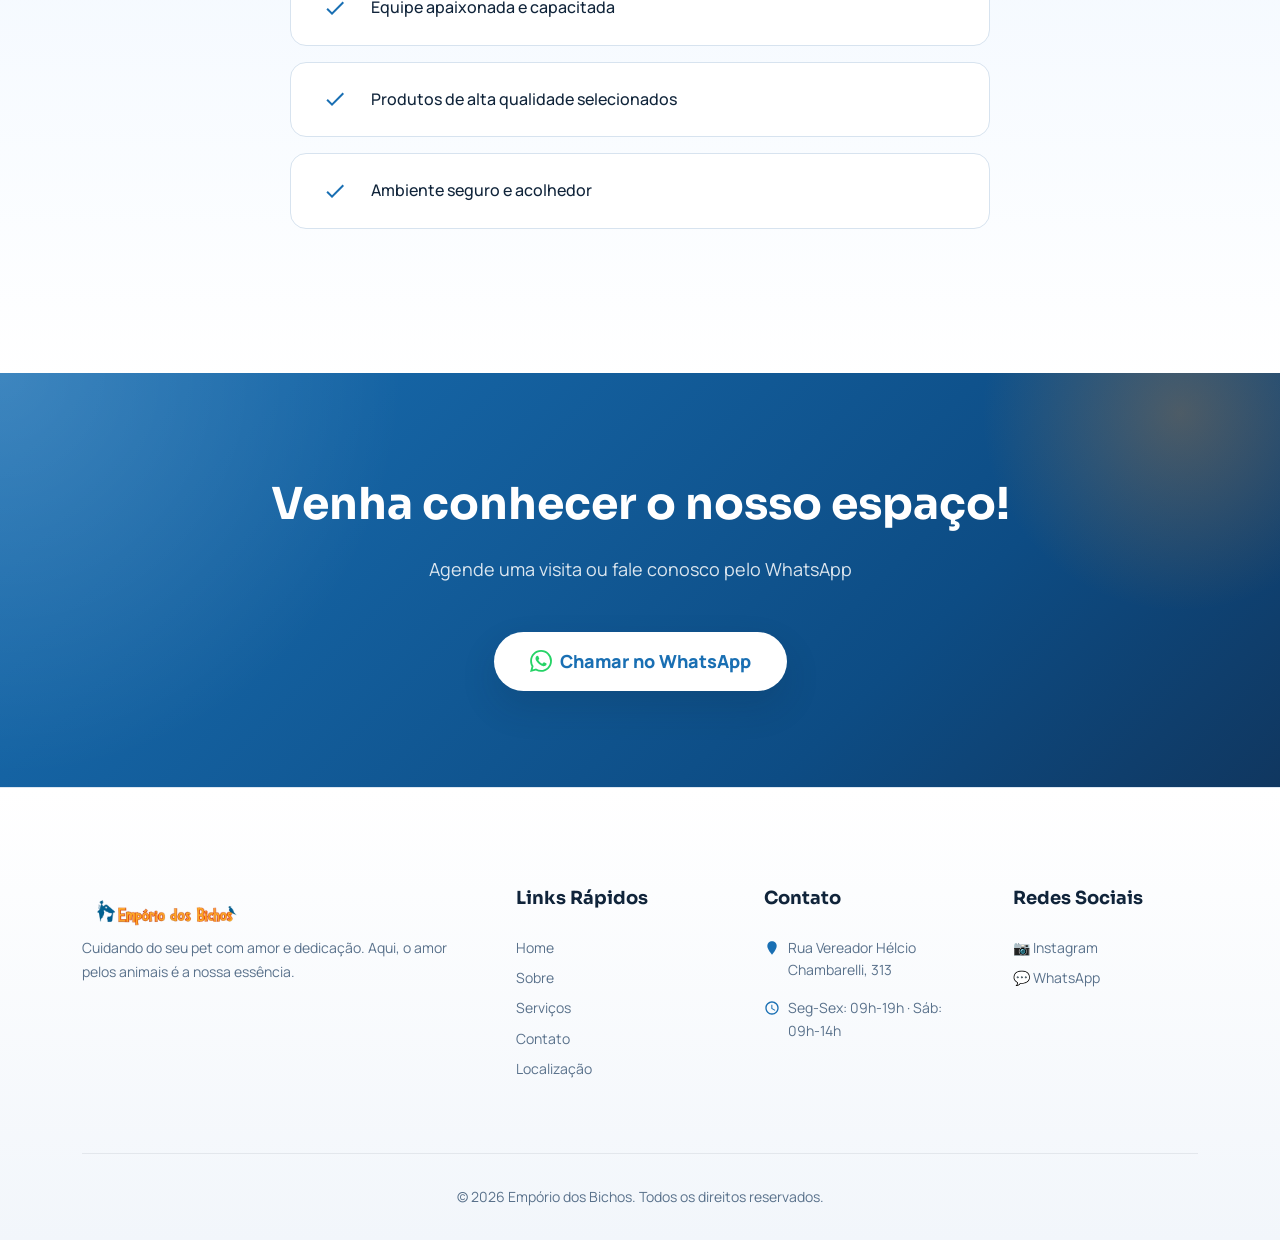
<file: site/sobre.html>
<!DOCTYPE html>
<html lang="pt-BR">
<head>
  <meta charset="UTF-8">
  <meta name="viewport" content="width=device-width, initial-scale=1.0">
  <title>Sobre — Empório dos Bichos</title>
  <meta name="description" content="Conheça a história do Empório dos Bichos. Fundado por uma família apaixonada por pets, cuidamos com amor, dedicação e responsabilidade.">
  <meta property="og:title" content="Sobre — Empório dos Bichos">
  <meta property="og:description" content="Conheça a história do Empório dos Bichos. Amor pelos animais é a nossa essência.">
  <meta property="og:type" content="website">
  <link rel="icon" href="assets/images/favicon.ico">
  <link rel="stylesheet" href="css/reset.css">
  <link rel="stylesheet" href="css/variables.css">
  <link rel="stylesheet" href="css/global.css">
  <link rel="stylesheet" href="css/sobre.css">
</head>
<body>

  <!-- Header -->
  <header class="header" id="header">
    <div class="container">
      <a href="index.html" class="logo"><img src="assets/images/logo-horizontal.png" alt="Empório dos Bichos" loading="lazy"></a>
      <nav class="nav" id="nav">
        <a href="index.html" class="nav-link">Home</a>
        <a href="sobre.html" class="nav-link active">Sobre</a>
        <a href="servicos.html" class="nav-link">Serviços</a>
        <a href="contato.html" class="nav-link">Contato</a>
        <a href="localizacao.html" class="nav-link">Localização</a>
        <a href="#" class="nav-link nav-cta" onclick="openWhatsApp(); return false;">
          <svg viewBox="0 0 24 24" fill="currentColor">
            <path d="M17.472 14.382c-.297-.149-1.758-.867-2.03-.967-.273-.099-.471-.148-.67.15-.197.297-.767.966-.94 1.164-.173.199-.347.223-.644.075-.297-.15-1.255-.463-2.39-1.475-.883-.788-1.48-1.761-1.653-2.059-.173-.297-.018-.458.13-.606.134-.133.298-.347.446-.52.149-.174.198-.298.298-.497.099-.198.05-.371-.025-.52-.075-.149-.669-1.612-.916-2.207-.242-.579-.487-.5-.669-.51-.173-.008-.371-.01-.57-.01-.198 0-.52.074-.792.372-.272.297-1.04 1.016-1.04 2.479 0 1.462 1.065 2.875 1.213 3.074.149.198 2.096 3.2 5.077 4.487.709.306 1.262.489 1.694.625.712.227 1.36.195 1.871.118.571-.085 1.758-.719 2.006-1.413.248-.694.248-1.289.173-1.413-.074-.124-.272-.198-.57-.347m-5.421 7.403h-.004a9.87 9.87 0 01-5.031-1.378l-.361-.214-3.741.982.998-3.648-.235-.374a9.86 9.86 0 01-1.51-5.26c.001-5.45 4.436-9.884 9.888-9.884 2.64 0 5.122 1.03 6.988 2.898a9.825 9.825 0 012.893 6.994c-.003 5.45-4.437 9.884-9.885 9.884m8.413-18.297A11.815 11.815 0 0012.05 0C5.495 0 .16 5.335.157 11.892c0 2.096.547 4.142 1.588 5.945L.057 24l6.305-1.654a11.882 11.882 0 005.683 1.448h.005c6.554 0 11.89-5.335 11.893-11.893a11.821 11.821 0 00-3.48-8.413z" />
          </svg>
          <span>Fale Conosco</span>
        </a>
      </nav>
      <button class="menu-toggle" id="menuToggle" aria-label="Abrir menu"><span></span><span></span><span></span></button>
    </div>
    <div class="nav-overlay" id="navOverlay"></div>
  </header>

  <!-- Page Hero -->
  <section class="page-hero">
    <div class="container">
      <h1>Sobre Nós</h1>
      <p>Conheça a história de quem cuida do seu pet com amor e dedicação</p>
    </div>
  </section>

  <!-- Our Story -->
  <section class="section" id="historia">
    <div class="container">
      <div class="about-story">
        <div class="about-story-text reveal">
          <span class="section-label" style="text-align:left;width:auto;">Nossa História</span>
          <h2>Uma família apaixonada por pets</h2>
          <p>Desde o início, o nosso petshop nasceu de um propósito simples, mas muito forte: cuidar dos animais com o mesmo amor e dedicação que temos pelos nossos próprios.</p>
          <p>Fundado por uma família apaixonada por pets, o nosso espaço foi criado pensando no bem-estar, na segurança e na felicidade de cada animal que passa por aqui. Mais do que clientes, enxergamos cada pet como parte da nossa família.</p>
          <p>Ao longo do tempo, fomos crescendo, aprendendo e nos aperfeiçoando, sempre buscando oferecer o melhor em atendimento, produtos de qualidade e serviços feitos com carinho e responsabilidade.</p>
        </div>
        <div class="about-story-img reveal reveal-delay-2">
          <img src="assets/images/about-petshop.png" alt="Cuidando de pets com carinho no Empório dos Bichos" loading="lazy">
        </div>
      </div>
    </div>
  </section>

  <!-- Continuation -->
  <section class="section section-alt">
    <div class="container">
      <div class="about-story" style="direction:rtl;">
        <div class="about-story-text reveal" style="direction:ltr;">
          <span class="section-label" style="text-align:left;width:auto;">Nosso Propósito</span>
          <h2>Cada pet é único</h2>
          <p>Sabemos que cada animal tem sua personalidade, suas necessidades e seu jeitinho único — e é por isso que tratamos cada um com atenção individual, respeito e muito cuidado.</p>
          <p>Hoje, temos orgulho de ser um lugar de confiança para tutores que querem o melhor para seus companheiros. Aqui, o amor pelos animais não é só parte do nosso trabalho… é a nossa essência.</p>
        </div>
        <div class="about-story-img reveal reveal-delay-2" style="direction:ltr;">
          <img src="assets/images/hero-banner.png" alt="Espaço acolhedor do Empório dos Bichos" loading="lazy">
        </div>
      </div>
    </div>
  </section>

  <!-- Mission Values -->
  <section class="section" id="valores">
    <div class="container">
      <span class="section-label reveal">Nossos Pilares</span>
      <h2 class="section-title reveal">Missão, Visão e Valores</h2>
      <p class="section-subtitle reveal">Os princípios que guiam cada ação e atendimento no Empório dos Bichos</p>
      <div class="values-grid">
        <div class="card value-card reveal reveal-delay-1">
          <div class="value-card-icon">
            <svg viewBox="0 0 24 24"><path d="M12 21.35l-1.45-1.32C5.4 15.36 2 12.28 2 8.5 2 5.42 4.42 3 7.5 3c1.74 0 3.41.81 4.5 2.09C13.09 3.81 14.76 3 16.5 3 19.58 3 22 5.42 22 8.5c0 3.78-3.4 6.86-8.55 11.54L12 21.35z"/></svg>
          </div>
          <h3>Missão</h3>
          <p>Proporcionar cuidados de excelência para pets, oferecendo produtos e serviços com qualidade, carinho e respeito por cada animal.</p>
        </div>
        <div class="card value-card reveal reveal-delay-2">
          <div class="value-card-icon">
            <svg viewBox="0 0 24 24"><path d="M12 4.5C7 4.5 2.73 7.61 1 12c1.73 4.39 6 7.5 11 7.5s9.27-3.11 11-7.5c-1.73-4.39-6-7.5-11-7.5zM12 17c-2.76 0-5-2.24-5-5s2.24-5 5-5 5 2.24 5 5-2.24 5-5 5zm0-8c-1.66 0-3 1.34-3 3s1.34 3 3 3 3-1.34 3-3-1.34-3-3-3z"/></svg>
          </div>
          <h3>Visão</h3>
          <p>Ser referência em cuidado animal na nossa região, reconhecido pela confiança, qualidade e pelo amor genuíno aos pets.</p>
        </div>
        <div class="card value-card reveal reveal-delay-3">
          <div class="value-card-icon">
            <svg viewBox="0 0 24 24"><path d="M12 2L4.5 20.29l.71.71L12 18l6.79 3 .71-.71z"/></svg>
          </div>
          <h3>Valores</h3>
          <p>Amor, respeito, responsabilidade, transparência e dedicação em cada atendimento que realizamos.</p>
        </div>
      </div>
    </div>
  </section>

  <!-- Differentials -->
  <section class="section section-alt" id="diferenciais">
    <div class="container">
      <span class="section-label reveal">Por que nos escolher</span>
      <h2 class="section-title reveal">Nossos Diferenciais</h2>
      <p class="section-subtitle reveal">O que faz do Empório dos Bichos um lugar especial</p>
      <div class="differentials-list">
        <div class="differential-item reveal reveal-delay-1">
          <svg viewBox="0 0 24 24"><path d="M9 16.17L4.83 12l-1.42 1.41L9 19 21 7l-1.41-1.41z"/></svg>
          <span>Atendimento personalizado para cada pet</span>
        </div>
        <div class="differential-item reveal reveal-delay-2">
          <svg viewBox="0 0 24 24"><path d="M9 16.17L4.83 12l-1.42 1.41L9 19 21 7l-1.41-1.41z"/></svg>
          <span>Equipe apaixonada e capacitada</span>
        </div>
        <div class="differential-item reveal reveal-delay-3">
          <svg viewBox="0 0 24 24"><path d="M9 16.17L4.83 12l-1.42 1.41L9 19 21 7l-1.41-1.41z"/></svg>
          <span>Produtos de alta qualidade selecionados</span>
        </div>
        <div class="differential-item reveal reveal-delay-4">
          <svg viewBox="0 0 24 24"><path d="M9 16.17L4.83 12l-1.42 1.41L9 19 21 7l-1.41-1.41z"/></svg>
          <span>Ambiente seguro e acolhedor</span>
        </div>
      </div>
    </div>
  </section>

  <!-- CTA -->
  <section class="cta-banner">
    <div class="container">
      <h2 class="reveal">Venha conhecer o nosso espaço!</h2>
      <p class="reveal reveal-delay-1">Agende uma visita ou fale conosco pelo WhatsApp</p>
      <a href="#" class="btn btn-white btn-lg reveal reveal-delay-2" onclick="openWhatsApp(); return false;">
        <svg viewBox="0 0 24 24" fill="currentColor" style="width:22px;height:22px;fill:var(--color-whatsapp);"><path d="M17.472 14.382c-.297-.149-1.758-.867-2.03-.967-.273-.099-.471-.148-.67.15-.197.297-.767.966-.94 1.164-.173.199-.347.223-.644.075-.297-.15-1.255-.463-2.39-1.475-.883-.788-1.48-1.761-1.653-2.059-.173-.297-.018-.458.13-.606.134-.133.298-.347.446-.52.149-.174.198-.298.298-.497.099-.198.05-.371-.025-.52-.075-.149-.669-1.612-.916-2.207-.242-.579-.487-.5-.669-.51-.173-.008-.371-.01-.57-.01-.198 0-.52.074-.792.372-.272.297-1.04 1.016-1.04 2.479 0 1.462 1.065 2.875 1.213 3.074.149.198 2.096 3.2 5.077 4.487.709.306 1.262.489 1.694.625.712.227 1.36.195 1.871.118.571-.085 1.758-.719 2.006-1.413.248-.694.248-1.289.173-1.413-.074-.124-.272-.198-.57-.347m-5.421 7.403h-.004a9.87 9.87 0 01-5.031-1.378l-.361-.214-3.741.982.998-3.648-.235-.374a9.86 9.86 0 01-1.51-5.26c.001-5.45 4.436-9.884 9.888-9.884 2.64 0 5.122 1.03 6.988 2.898a9.825 9.825 0 012.893 6.994c-.003 5.45-4.437 9.884-9.885 9.884m8.413-18.297A11.815 11.815 0 0012.05 0C5.495 0 .16 5.335.157 11.892c0 2.096.547 4.142 1.588 5.945L.057 24l6.305-1.654a11.882 11.882 0 005.683 1.448h.005c6.554 0 11.89-5.335 11.893-11.893a11.821 11.821 0 00-3.48-8.413z"/></svg>
        Chamar no WhatsApp
      </a>
    </div>
  </section>

  <!-- Footer -->
  <footer class="footer">
    <div class="container">
      <div class="footer-grid">
        <div class="footer-brand">
          <a href="index.html" class="logo"><img src="assets/images/logo-horizontal.png" alt="Empório dos Bichos" loading="lazy"></a>
          <p>Cuidando do seu pet com amor e dedicação. Aqui, o amor pelos animais é a nossa essência.</p>
        </div>
        <div class="footer-links">
          <h4>Links Rápidos</h4>
          <a href="index.html">Home</a><a href="sobre.html">Sobre</a><a href="servicos.html">Serviços</a><a href="contato.html">Contato</a><a href="localizacao.html">Localização</a>
        </div>
        <div class="footer-contact">
          <h4>Contato</h4>
          <div class="contact-item"><svg viewBox="0 0 24 24"><path d="M12 2C8.13 2 5 5.13 5 9c0 5.25 7 13 7 13s7-7.75 7-13c0-3.87-3.13-7-7-7z"/></svg><span>Rua Vereador Hélcio Chambarelli, 313</span></div>
          <div class="contact-item"><svg viewBox="0 0 24 24"><path d="M11.99 2C6.47 2 2 6.48 2 12s4.47 10 9.99 10C17.52 22 22 17.52 22 12S17.52 2 11.99 2zM12 20c-4.42 0-8-3.58-8-8s3.58-8 8-8 8 3.58 8 8-3.58 8-8 8zm.5-13H11v6l5.25 3.15.75-1.23-4.5-2.67z"/></svg><span>Seg-Sex: 09h-19h · Sáb: 09h-14h</span></div>
        </div>
        <div class="footer-social">
          <h4>Redes Sociais</h4>
          <a href="https://instagram.com/emporiodosbichosk11" target="_blank" rel="noopener">📷 Instagram</a>
          <a href="#" onclick="openWhatsApp(); return false;">💬 WhatsApp</a>
        </div>
      </div>
      <div class="footer-bottom"><p>&copy; 2026 Empório dos Bichos. Todos os direitos reservados.</p></div>
    </div>
  </footer>

  <a href="#" class="whatsapp-float" id="whatsappFloat" aria-label="WhatsApp">
    <span class="tooltip">Fale conosco!</span>
    <svg viewBox="0 0 24 24"><path d="M17.472 14.382c-.297-.149-1.758-.867-2.03-.967-.273-.099-.471-.148-.67.15-.197.297-.767.966-.94 1.164-.173.199-.347.223-.644.075-.297-.15-1.255-.463-2.39-1.475-.883-.788-1.48-1.761-1.653-2.059-.173-.297-.018-.458.13-.606.134-.133.298-.347.446-.52.149-.174.198-.298.298-.497.099-.198.05-.371-.025-.52-.075-.149-.669-1.612-.916-2.207-.242-.579-.487-.5-.669-.51-.173-.008-.371-.01-.57-.01-.198 0-.52.074-.792.372-.272.297-1.04 1.016-1.04 2.479 0 1.462 1.065 2.875 1.213 3.074.149.198 2.096 3.2 5.077 4.487.709.306 1.262.489 1.694.625.712.227 1.36.195 1.871.118.571-.085 1.758-.719 2.006-1.413.248-.694.248-1.289.173-1.413-.074-.124-.272-.198-.57-.347m-5.421 7.403h-.004a9.87 9.87 0 01-5.031-1.378l-.361-.214-3.741.982.998-3.648-.235-.374a9.86 9.86 0 01-1.51-5.26c.001-5.45 4.436-9.884 9.888-9.884 2.64 0 5.122 1.03 6.988 2.898a9.825 9.825 0 012.893 6.994c-.003 5.45-4.437 9.884-9.885 9.884m8.413-18.297A11.815 11.815 0 0012.05 0C5.495 0 .16 5.335.157 11.892c0 2.096.547 4.142 1.588 5.945L.057 24l6.305-1.654a11.882 11.882 0 005.683 1.448h.005c6.554 0 11.89-5.335 11.893-11.893a11.821 11.821 0 00-3.48-8.413z"/></svg>
  </a>

  <script src="js/whatsapp.js"></script>
  <script src="js/main.js"></script>
</body>
</html>
</file>
<file: site/css/variables.css>
/* ========================================
   Design Tokens - Emporio dos Bichos
   ======================================== */

:root {
  /* ---- Cores ---- */
  --color-primary: #196fb3;
  --color-primary-dark: #0d4c84;
  --color-primary-light: #e8f3ff;
  --color-primary-soft: #f3f8ff;

  --color-secondary: #f2871f;
  --color-secondary-dark: #d56c05;
  --color-secondary-light: #fff1df;

  --color-bg: #f9fbfe;
  --color-surface: #f2f6fb;
  --color-surface-strong: #eaf2fb;
  --color-white: #ffffff;
  --color-text: #10243a;
  --color-text-light: #59718b;
  --color-border: #d7e3ef;
  --color-dark: #0c2034;

  --color-whatsapp: #25d366;
  --color-whatsapp-dark: #128c7e;

  /* ---- Typography ---- */
  --font-heading: 'Sora', 'Segoe UI', sans-serif;
  --font-body: 'Manrope', 'Segoe UI', sans-serif;

  --text-xs: 0.75rem;
  --text-sm: 0.875rem;
  --text-base: 1rem;
  --text-lg: 1.125rem;
  --text-xl: 1.25rem;
  --text-2xl: 1.5rem;
  --text-3xl: 2rem;
  --text-4xl: 2.75rem;
  --text-5xl: 3.5rem;
  --text-6xl: 4.5rem;

  /* ---- Spacing ---- */
  --space-xs: 0.25rem;
  --space-sm: 0.5rem;
  --space-md: 1rem;
  --space-lg: 1.5rem;
  --space-xl: 2rem;
  --space-2xl: 3rem;
  --space-3xl: 4rem;
  --space-4xl: 6rem;
  --space-5xl: 8rem;

  /* ---- Layout ---- */
  --max-width: 1180px;
  --header-height: 88px;

  /* ---- Shadows ---- */
  --shadow-sm: 0 6px 20px rgba(16, 36, 58, 0.06);
  --shadow-md: 0 14px 40px rgba(16, 36, 58, 0.1);
  --shadow-lg: 0 24px 60px rgba(16, 36, 58, 0.12);
  --shadow-xl: 0 35px 90px rgba(16, 36, 58, 0.16);

  /* ---- Border Radius ---- */
  --radius-sm: 10px;
  --radius-md: 16px;
  --radius-lg: 24px;
  --radius-xl: 32px;
  --radius-full: 999px;

  /* ---- Transitions ---- */
  --transition-fast: 0.2s ease;
  --transition-base: 0.3s ease;
  --transition-slow: 0.5s ease;
}
</file>
<file: site/css/global.css>
/* ========================================
   Global Styles - Emporio dos Bichos
   ======================================== */
@import url('https://fonts.googleapis.com/css2?family=Manrope:wght@400;500;600;700;800&family=Sora:wght@500;600;700;800&display=swap');

body {
  font-family: var(--font-body);
  color: var(--color-text);
  background:
    radial-gradient(circle at top left, rgba(242, 135, 31, 0.08), transparent 30%),
    linear-gradient(180deg, #ffffff 0%, var(--color-bg) 100%);
  overflow-x: hidden;
}

a {
  color: inherit;
  text-decoration: none;
}

img {
  display: block;
  max-width: 100%;
}

.container {
  width: 100%;
  max-width: var(--max-width);
  margin: 0 auto;
  padding: 0 var(--space-xl);
}

/* Header */
.header {
  position: fixed;
  top: 0;
  left: 0;
  width: 100%;
  height: var(--header-height);
  z-index: 1000;
  transition:
    background var(--transition-base),
    box-shadow var(--transition-base),
    border-color var(--transition-base);
  background: rgba(255, 255, 255, 0.72);
  border-bottom: 1px solid rgba(215, 227, 239, 0.45);
  backdrop-filter: blur(18px);
  -webkit-backdrop-filter: blur(18px);
}

.header.scrolled {
  background: rgba(255, 255, 255, 0.94);
  box-shadow: 0 12px 36px rgba(16, 36, 58, 0.08);
  border-color: rgba(215, 227, 239, 0.9);
}

.header .container {
  display: flex;
  align-items: center;
  justify-content: space-between;
  height: 100%;
}

.header.menu-open {
  backdrop-filter: none;
  -webkit-backdrop-filter: none;
  background: rgba(255, 255, 255, 0.98);
}

.logo {
  display: flex;
  align-items: center;
  gap: var(--space-sm);
  font-family: var(--font-heading);
  font-size: var(--text-lg);
  font-weight: 700;
  color: var(--color-primary);
  z-index: 10;
}

.logo img {
  height: 52px;
  width: auto;
  object-fit: contain;
}

.logo span {
  color: var(--color-secondary);
  -webkit-text-fill-color: var(--color-secondary);
}

.nav {
  display: flex;
  align-items: center;
  gap: 1.75rem;
  z-index:1100;
}

.nav-link {
  font-size: var(--text-sm);
  font-weight: 700;
  color: var(--color-text);
  position: relative;
  transition:
    color var(--transition-fast),
    transform var(--transition-fast);
  padding: 0.35rem 0;
}

.nav-link::after {
  content: '';
  position: absolute;
  bottom: -2px;
  left: 0;
  width: 0;
  height: 2px;
  background: linear-gradient(90deg, var(--color-primary), var(--color-secondary));
  transition: width var(--transition-base);
  border-radius: 2px;
}

.nav-link:hover,
.nav-link.active {
  color: var(--color-primary);
}

.nav-link:hover::after,
.nav-link.active::after {
  width: 100%;
}

.nav-cta {
  display: inline-flex;
  align-items: center;
  gap: 0.55rem;
  margin-left: 0.5rem;
  padding: 0.85rem 1.3rem;
  border-radius: var(--radius-full);
  background: linear-gradient(135deg, var(--color-secondary) 0%, #ff9d34 100%);
  color: white;
  box-shadow: 0 18px 28px rgba(242, 135, 31, 0.22);
}

.nav-cta::after {
  display: none;
}

.nav-cta svg {
  width: 18px;
  height: 18px;
  fill: currentColor;
}

.nav-cta:hover,
.nav-cta.active {
  color: white;
  transform: translateY(-2px);
  box-shadow: 0 22px 34px rgba(242, 135, 31, 0.28);
}

.menu-toggle {
  display: none;
  flex-direction: column;
  gap: 6px;
  padding: 0.8rem;
  border-radius: 50%;
  background: rgba(255, 255, 255, 0.8);
  box-shadow: var(--shadow-sm);
  z-index: 1001;
}

.menu-toggle span {
  display: block;
  width: 26px;
  height: 2px;
  background: var(--color-text);
  transition: var(--transition-base);
  border-radius: 2px;
  transform-origin: center;
}

.menu-toggle.active span:nth-child(1) {
  transform: rotate(45deg) translate(5px, 6px);
}

.menu-toggle.active span:nth-child(2) {
  opacity: 0;
}

.menu-toggle.active span:nth-child(3) {
  transform: rotate(-45deg) translate(5px, -6px);
}

.nav-overlay {
  position: fixed;
  inset: 0;
  background: rgba(0, 0, 0, 0.50); /* mais escuro */
  backdrop-filter: blur(4px); /* blur elegante */
  -webkit-backdrop-filter: blur(4px);
  opacity: 0;
  visibility: hidden;
  transition: opacity 0.3s ease, visibility 0.3s ease;
  z-index: 1090;
}

.nav-overlay.visible {
  opacity: 1;
  visibility: visible;
}

/* Sections */
.section {
  padding: var(--space-5xl) 0;
}

.section-alt {
  background: linear-gradient(180deg, rgba(232, 243, 255, 0.9) 0%, rgba(255, 255, 255, 0.95) 100%);
}

.section-green {
  background-color: var(--color-primary-light);
}

.section-title {
  font-family: var(--font-heading);
  font-size: var(--text-4xl);
  font-weight: 800;
  color: var(--color-text);
  text-align: center;
  margin-bottom: var(--space-md);
  line-height: 1.2;
}

.section-subtitle {
  font-size: var(--text-lg);
  color: var(--color-text-light);
  text-align: center;
  max-width: 680px;
  margin: 0 auto var(--space-3xl);
  line-height: 1.7;
}

.section-label {
  display: inline-block;
  width: 100%;
  margin-bottom: var(--space-md);
  font-size: var(--text-xs);
  font-weight: 800;
  text-transform: uppercase;
  letter-spacing: 0.22em;
  color: var(--color-primary);
  text-align: center;
}

.section-label-left {
  text-align: left;
}

.section-actions {
  padding-top: var(--space-2xl);
  text-align: center;
}

/* Buttons */
.btn {
  display: inline-flex;
  align-items: center;
  justify-content: center;
  gap: var(--space-sm);
  padding: 0.95rem 1.8rem;
  border-radius: var(--radius-full);
  font-weight: 800;
  font-size: var(--text-base);
  line-height: 1;
  text-decoration: none;
  cursor: pointer;
  border: none;
  transition:
    transform var(--transition-base),
    box-shadow var(--transition-base),
    background var(--transition-base),
    color var(--transition-base),
    border-color var(--transition-base);
}

.btn svg {
  width: 20px;
  height: 20px;
  flex-shrink: 0;
}

.btn-primary {
  background: linear-gradient(135deg, var(--color-primary) 0%, #2d8adb 100%);
  color: white;
  box-shadow: 0 20px 36px rgba(25, 111, 179, 0.22);
}

.btn-primary:hover {
  transform: translateY(-2px);
  box-shadow: 0 24px 40px rgba(25, 111, 179, 0.28);
}

.btn-whatsapp {
  background: linear-gradient(135deg, var(--color-whatsapp) 0%, #2ee578 100%);
  color: white;
  box-shadow: 0 18px 34px rgba(37, 211, 102, 0.22);
}

.btn-whatsapp:hover {
  transform: translateY(-2px);
  box-shadow: 0 24px 40px rgba(37, 211, 102, 0.3);
}

.btn-outline {
  background: rgba(255, 255, 255, 0.88);
  color: var(--color-primary);
  border: 1px solid rgba(25, 111, 179, 0.2);
  box-shadow: 0 10px 28px rgba(16, 36, 58, 0.06);
}

.btn-outline:hover {
  background: var(--color-primary);
  border-color: var(--color-primary);
  color: white;
  transform: translateY(-2px);
}

.btn-ghost {
  background: rgba(255, 255, 255, 0.72);
  color: var(--color-text);
  border: 1px solid rgba(16, 36, 58, 0.08);
  box-shadow: 0 10px 24px rgba(16, 36, 58, 0.05);
}

.btn-ghost:hover {
  background: white;
  transform: translateY(-2px);
  box-shadow: 0 16px 28px rgba(16, 36, 58, 0.1);
}

.btn-white {
  background: white;
  color: var(--color-primary);
  box-shadow: 0 16px 36px rgba(12, 32, 52, 0.14);
}

.btn-white:hover {
  transform: translateY(-2px);
  box-shadow: 0 22px 40px rgba(12, 32, 52, 0.18);
}

.btn-lg {
  padding: 1.15rem 2.25rem;
  font-size: var(--text-lg);
}

.btn-sm {
  padding: 0.8rem 1.25rem;
  font-size: var(--text-sm);
}

/* Cards */
.card {
  background: var(--color-white);
  border-radius: var(--radius-lg);
  padding: var(--space-xl);
  box-shadow: var(--shadow-sm);
  border: 1px solid rgba(215, 227, 239, 0.8);
  transition:
    transform var(--transition-base),
    box-shadow var(--transition-base),
    border-color var(--transition-base);
}

.card:hover {
  transform: translateY(-6px);
  box-shadow: var(--shadow-md);
  border-color: rgba(25, 111, 179, 0.18);
}

/* Page Hero */
.page-hero {
  position: relative;
  overflow: hidden;
  padding-top: calc(var(--header-height) + var(--space-4xl));
  padding-bottom: var(--space-4xl);
  text-align: center;
  background:
    radial-gradient(circle at top left, rgba(25, 111, 179, 0.12), transparent 32%),
    radial-gradient(circle at top right, rgba(242, 135, 31, 0.15), transparent 28%),
    linear-gradient(180deg, #ffffff 0%, var(--color-primary-soft) 100%);
}

.page-hero::before {
  content: '';
  position: absolute;
  inset: auto auto -120px -100px;
  width: 360px;
  height: 360px;
  background: radial-gradient(circle, rgba(242, 135, 31, 0.14) 0%, transparent 72%);
  border-radius: 50%;
}

.page-hero h1 {
  position: relative;
  z-index: 1;
  font-family: var(--font-heading);
  font-size: var(--text-5xl);
  font-weight: 800;
  color: var(--color-text);
  margin-bottom: var(--space-md);
  line-height: 1.15;
}

.page-hero p {
  position: relative;
  z-index: 1;
  font-size: var(--text-lg);
  color: var(--color-text-light);
  max-width: 620px;
  margin: 0 auto;
  line-height: 1.7;
}

/* WhatsApp Float */
.whatsapp-float {
  position: fixed;
  bottom: 30px;
  right: 30px;
  width: 62px;
  height: 62px;
  background: linear-gradient(135deg, var(--color-whatsapp) 0%, #2fe47a 100%);
  border-radius: 50%;
  display: flex;
  align-items: center;
  justify-content: center;
  box-shadow: 0 18px 38px rgba(37, 211, 102, 0.32);
  z-index: 900;
  transition: var(--transition-base);
  animation: whatsappPulse 2s infinite;
}

.whatsapp-float:hover {
  transform: scale(1.08);
  box-shadow: 0 22px 42px rgba(37, 211, 102, 0.38);
}

.whatsapp-float svg {
  width: 30px;
  height: 30px;
  fill: white;
}

.whatsapp-float .tooltip {
  position: absolute;
  right: 74px;
  background: var(--color-text);
  color: white;
  padding: 8px 16px;
  border-radius: var(--radius-sm);
  font-size: var(--text-sm);
  white-space: nowrap;
  opacity: 0;
  visibility: hidden;
  transition: var(--transition-fast);
  pointer-events: none;
}

.whatsapp-float:hover .tooltip {
  opacity: 1;
  visibility: visible;
}

@keyframes whatsappPulse {
  0% {
    box-shadow: 0 18px 38px rgba(37, 211, 102, 0.32);
  }

  50% {
    box-shadow: 0 22px 48px rgba(37, 211, 102, 0.42);
  }

  100% {
    box-shadow: 0 18px 38px rgba(37, 211, 102, 0.32);
  }
}

/* Footer */
.footer {
  background: linear-gradient(180deg, #ffffff 0%, var(--color-surface) 100%);
  color: var(--color-text);
  padding: var(--space-4xl) 0 var(--space-xl);
  border-top: 1px solid rgba(215, 227, 239, 0.8);
}

.footer-grid {
  display: grid;
  grid-template-columns: 2fr 1fr 1fr 1fr;
  gap: var(--space-3xl);
  margin-bottom: var(--space-3xl);
}

.footer-brand p {
  font-size: var(--text-sm);
  line-height: 1.7;
  color: var(--color-text-light);
}

.footer h4 {
  font-family: var(--font-heading);
  font-size: var(--text-lg);
  color: var(--color-text);
  margin-bottom: var(--space-lg);
}

.footer-links a,
.footer-social a {
  display: block;
  font-size: var(--text-sm);
  color: var(--color-text-light);
  margin-bottom: var(--space-sm);
  transition: color var(--transition-fast);
}

.footer-links a:hover,
.footer-social a:hover {
  color: var(--color-primary);
}

.footer-contact .contact-item {
  display: flex;
  align-items: flex-start;
  gap: var(--space-sm);
  margin-bottom: var(--space-md);
  font-size: var(--text-sm);
  color: var(--color-text-light);
}

.footer-contact .contact-item svg {
  width: 16px;
  height: 16px;
  fill: var(--color-primary);
  flex-shrink: 0;
  margin-top: 3px;
}

.footer-bottom {
  border-top: 1px solid rgba(16, 36, 58, 0.08);
  padding-top: var(--space-xl);
  text-align: center;
  font-size: var(--text-sm);
  color: var(--color-text-light);
}

/* Animations */
.reveal {
  opacity: 0;
  transform: translateY(30px);
  transition: opacity 0.6s ease, transform 0.6s ease;
}

.reveal.visible {
  opacity: 1;
  transform: translateY(0);
}

.reveal-delay-1 {
  transition-delay: 0.1s;
}

.reveal-delay-2 {
  transition-delay: 0.2s;
}

.reveal-delay-3 {
  transition-delay: 0.3s;
}

.reveal-delay-4 {
  transition-delay: 0.4s;
}

/* CTA Banner */
.cta-banner {
  position: relative;
  overflow: hidden;
  padding: var(--space-4xl) 0;
  text-align: center;
  background:
    radial-gradient(circle at top left, rgba(255, 255, 255, 0.16), transparent 30%),
    linear-gradient(135deg, var(--color-primary) 0%, var(--color-primary-dark) 70%, #103760 100%);
}

.cta-banner::before {
  content: '';
  position: absolute;
  top: -160px;
  right: -100px;
  width: 400px;
  height: 400px;
  background: radial-gradient(circle, rgba(242, 135, 31, 0.28) 0%, transparent 70%);
  border-radius: 50%;
}

.cta-banner h2 {
  position: relative;
  z-index: 1;
  font-family: var(--font-heading);
  font-size: var(--text-4xl);
  color: white;
  margin-bottom: var(--space-md);
}

.cta-banner p {
  position: relative;
  z-index: 1;
  font-size: var(--text-lg);
  color: rgba(255, 255, 255, 0.85);
  margin-bottom: var(--space-2xl);
}

.cta-banner .btn {
  position: relative;
  z-index: 1;
}

/* Responsive */
@media (max-width: 768px) {
  .menu-toggle {
    display: flex;
    position: relative;
    z-index: 1400;
  }

  .logo {
    position: relative;
    z-index: 1200;
  }

  .nav {
    position: fixed;
    top: 0;
    right: -100%;
    width: 75%;
    max-width: 320px;
    height: 100vh;
    background: var(--color-white);
    flex-direction: column;
    justify-content: center;
    align-items: stretch;
    gap: var(--space-lg);
    padding: 0 var(--space-xl);
    box-shadow: var(--shadow-xl);
    transition: right var(--transition-base);
    z-index: 1300;
  }

  .nav.open {
    right: 0;
  }

  .nav-overlay {
    z-index: 800;
    backdrop-filter: none;
    -webkit-backdrop-filter: none;
  }

  .nav-link {
    font-size: var(--text-lg);
    text-align: center;
  }

  .nav-cta {
    justify-content: center;
    margin-left: 0;
    margin-top: var(--space-sm);
  }

  .section {
    padding: var(--space-3xl) 0;
  }

  .section-title {
    font-size: var(--text-3xl);
  }

  .page-hero h1,
  .cta-banner h2 {
    font-size: var(--text-3xl);
  }

  .container {
    padding: 0 var(--space-lg);
  }

  /* mantém o tamanho da logo */
  .logo img {
    height: 46px;
  }

  .footer-grid {
    grid-template-columns: 1fr;
    gap: var(--space-2xl);
    text-align: center;
  }

  .footer-contact .contact-item {
    justify-content: center;
  }

  .whatsapp-float {
    bottom: 20px;
    right: 20px;
    width: 56px;
    height: 56px;
  }

  .whatsapp-float svg {
    width: 26px;
    height: 26px;
  }
}
</file>
<file: site/css/home.css>
/* ========================================
   Home Page Styles
   ======================================== */

/* Hero */
.hero {
  position: relative;
  overflow: hidden;
  padding: calc(var(--header-height) + var(--space-3xl)) 0 10rem;
  background:
    radial-gradient(circle at top left, rgba(242, 135, 31, 0.18), transparent 26%),
    radial-gradient(circle at 85% 18%, rgba(25, 111, 179, 0.16), transparent 28%),
    linear-gradient(180deg, #fffaf4 0%, #ffffff 46%, var(--color-primary-soft) 100%);
}

.hero-ambient {
  position: absolute;
  border-radius: 50%;
  pointer-events: none;
  filter: blur(6px);
}

.hero-ambient-left {
  top: 60px;
  left: -120px;
  width: 340px;
  height: 340px;
  background: rgba(242, 135, 31, 0.14);
}

.hero-ambient-right {
  right: -90px;
  bottom: 110px;
  width: 320px;
  height: 320px;
  background: rgba(25, 111, 179, 0.12);
}

.hero-layout {
  position: relative;
  z-index: 2;
  display: grid;
  grid-template-columns: minmax(0, 1fr) minmax(420px, 520px);
  gap: var(--space-3xl);
  align-items: center;
}

.hero-copy {
  max-width: 620px;
}

.hero-label {
  display: inline-flex;
  align-items: center;
  gap: 0.65rem;
  padding: 0.85rem 1.15rem;
  margin-bottom: var(--space-lg);
  border-radius: var(--radius-full);
  border: 1px solid rgba(242, 135, 31, 0.18);
  background: rgba(255, 255, 255, 0.78);
  color: var(--color-secondary-dark);
  font-size: var(--text-xs);
  font-weight: 800;
  letter-spacing: 0.18em;
  text-transform: uppercase;
  box-shadow: var(--shadow-sm);
}

.hero h1 {
  font-family: var(--font-heading);
  font-size: clamp(2.8rem, 5vw, var(--text-6xl));
  font-weight: 800;
  line-height: 1.05;
  margin-bottom: var(--space-lg);
  color: var(--color-text);
}

.hero h1 span {
  color: var(--color-secondary);
}

.hero p {
  max-width: 560px;
  margin-bottom: var(--space-2xl);
  font-size: var(--text-xl);
  color: var(--color-text-light);
  line-height: 1.75;
}

.hero-buttons {
  display: flex;
  gap: var(--space-md);
  flex-wrap: wrap;
  margin-bottom: var(--space-2xl);
}

.hero-highlights {
  display: grid;
  grid-template-columns: repeat(2, minmax(0, 1fr));
  gap: 1rem;
}

.hero-highlight {
  padding: 1.15rem 1.2rem;
  border-radius: 22px;
  background: rgba(255, 255, 255, 0.78);
  border: 1px solid rgba(215, 227, 239, 0.85);
  box-shadow: var(--shadow-sm);
}

.hero-highlight strong {
  display: block;
  margin-bottom: 0.45rem;
  font-size: var(--text-base);
  font-weight: 800;
  color: var(--color-text);
}

.hero-highlight span {
  display: block;
  font-size: var(--text-sm);
  line-height: 1.6;
  color: var(--color-text-light);
}

.hero-visual {
  position: relative;
  min-height: 620px;
}

.hero-photo-frame {
  position: absolute;
  inset: 40px 0 40px 55px;
  padding: 14px;
  border-radius: 36px;
  background: rgba(255, 255, 255, 0.78);
  box-shadow: var(--shadow-xl);
}

.hero-photo-frame::before {
  content: '';
  position: absolute;
  inset: -24px 35px 35px -28px;
  border-radius: 42px;
  background: linear-gradient(135deg, rgba(242, 135, 31, 0.18), rgba(25, 111, 179, 0.14));
  z-index: -1;
}

.hero-photo-frame img {
  width: 100%;
  height: 100%;
  min-height: 520px;
  object-fit: cover;
  border-radius: 28px;
}

.hero-badge {
  position: absolute;
  top: 28px;
  right: -10px;
  width: 270px;
  padding: 1.15rem;
  border-radius: 28px;
  background: linear-gradient(135deg, var(--color-primary) 0%, #3e8fd6 100%);
  color: white;
  display: flex;
  gap: 0.9rem;
  align-items: center;
  box-shadow: 0 24px 50px rgba(25, 111, 179, 0.28);
}

.hero-badge-icon {
  width: 52px;
  height: 52px;
  border-radius: 18px;
  background: rgba(255, 255, 255, 0.14);
  display: flex;
  align-items: center;
  justify-content: center;
  flex-shrink: 0;
}

.hero-badge-icon svg {
  width: 24px;
  height: 24px;
  fill: currentColor;
}

.hero-badge strong,
.hero-floating-card strong {
  display: block;
  font-size: 1.02rem;
  line-height: 1.45;
}

.hero-badge span,
.hero-floating-card p {
  display: block;
  margin-top: 0.35rem;
  font-size: var(--text-sm);
  line-height: 1.6;
  opacity: 0.92;
}

.hero-floating-card {
  position: absolute;
  left: 0;
  bottom: 0;
  width: 285px;
  padding: 1.35rem;
  border-radius: 28px;
  background: white;
  border: 1px solid rgba(215, 227, 239, 0.9);
  box-shadow: var(--shadow-lg);
}

.floating-card-label {
  display: inline-block;
  margin-bottom: 0.7rem;
  font-size: 0.74rem;
  font-weight: 800;
  letter-spacing: 0.14em;
  text-transform: uppercase;
  color: var(--color-primary);
}

.hero-wave {
  position: absolute;
  left: 50%;
  bottom: -120px;
  width: 145%;
  height: 220px;
  transform: translateX(-50%);
  border-radius: 50%;
  background: white;
  z-index: 1;
}

/* Feature strip */
.feature-strip-wrap {
  position: relative;
  z-index: 3;
  margin-top: -7rem;
}

.feature-strip {
  display: grid;
  grid-template-columns: repeat(4, minmax(0, 1fr));
  gap: 1rem;
  padding: 1rem;
  border: 1px solid rgba(215, 227, 239, 0.9);
  border-radius: 32px;
  background: rgba(255, 255, 255, 0.9);
  box-shadow: var(--shadow-lg);
  backdrop-filter: blur(10px);
}

.feature-item {
  display: flex;
  align-items: flex-start;
  gap: 1rem;
  padding: 1.25rem;
  border-radius: 24px;
  transition: transform var(--transition-base), background var(--transition-base);
}

.feature-item:hover {
  transform: translateY(-3px);
  background: var(--color-primary-soft);
}

.feature-item-icon {
  width: 56px;
  height: 56px;
  border-radius: 18px;
  background: linear-gradient(135deg, var(--color-primary-soft) 0%, var(--color-secondary-light) 100%);
  display: flex;
  align-items: center;
  justify-content: center;
  flex-shrink: 0;
}

.feature-item-icon svg {
  width: 26px;
  height: 26px;
  fill: var(--color-primary);
}

.feature-item h3 {
  margin-bottom: 0.4rem;
  font-size: var(--text-base);
  font-weight: 800;
  color: var(--color-text);
}

.feature-item p {
  font-size: var(--text-sm);
  line-height: 1.6;
  color: var(--color-text-light);
}

/* Store section */
.store-showcase {
  display: grid;
  grid-template-columns: minmax(0, 0.95fr) minmax(0, 1.05fr);
  gap: var(--space-3xl);
  align-items: center;
}

.store-copy h2 {
  font-family: var(--font-heading);
  font-size: clamp(2rem, 4vw, 3.3rem);
  font-weight: 800;
  line-height: 1.15;
  margin-bottom: var(--space-lg);
}

.store-copy p {
  font-size: var(--text-lg);
  line-height: 1.8;
  color: var(--color-text-light);
}

.store-points {
  display: grid;
  gap: 1rem;
  margin: var(--space-2xl) 0;
}

.store-point {
  display: flex;
  gap: 1rem;
  align-items: flex-start;
  padding: 1rem 1.15rem;
  border-radius: 22px;
  background: white;
  border: 1px solid rgba(215, 227, 239, 0.85);
  box-shadow: var(--shadow-sm);
}

.store-point-icon {
  width: 48px;
  height: 48px;
  border-radius: 16px;
  background: var(--color-secondary-light);
  display: flex;
  align-items: center;
  justify-content: center;
  flex-shrink: 0;
}

.store-point-icon svg {
  width: 22px;
  height: 22px;
  fill: var(--color-secondary-dark);
}

.store-point strong {
  display: block;
  margin-bottom: 0.25rem;
  font-size: var(--text-base);
  font-weight: 800;
}

.store-point span {
  display: block;
  font-size: var(--text-sm);
  line-height: 1.6;
  color: var(--color-text-light);
}

.store-visual {
  display: grid;
  grid-template-columns: minmax(0, 1fr) 240px;
  gap: 1rem;
  align-items: stretch;
}

.store-main-photo {
  border-radius: 32px;
  overflow: hidden;
  box-shadow: var(--shadow-lg);
}

.store-main-photo img {
  width: 100%;
  height: 100%;
  min-height: 520px;
  object-fit: cover;
}

.store-side-stack {
  display: flex;
  flex-direction: column;
  gap: 1rem;
}

.store-info-card {
  display: flex;
  flex: 1;
  flex-direction: column;
  justify-content: space-between;
  gap: 0.8rem;
  padding: 1.45rem;
  border-radius: 28px;
  background: white;
  border: 1px solid rgba(215, 227, 239, 0.85);
  box-shadow: var(--shadow-sm);
}

.store-info-card span {
  font-size: 0.74rem;
  font-weight: 800;
  letter-spacing: 0.14em;
  text-transform: uppercase;
  color: var(--color-primary);
}

.store-info-card strong {
  font-size: 1.1rem;
  line-height: 1.45;
}

.store-info-card p {
  font-size: var(--text-sm);
  line-height: 1.7;
  color: var(--color-text-light);
}

.store-info-card.accent {
  background: linear-gradient(160deg, var(--color-primary) 0%, var(--color-primary-dark) 100%);
  color: white;
  border-color: transparent;
  box-shadow: 0 24px 48px rgba(25, 111, 179, 0.25);
}

.store-info-card.accent span,
.store-info-card.accent p {
  color: rgba(255, 255, 255, 0.82);
}

/* Services */
.services-grid {
  display: grid;
  grid-template-columns: repeat(3, minmax(0, 1fr));
  gap: 1.2rem;
}

.service-card {
  position: relative;
  padding: 2rem 1.6rem 1.75rem;
  text-align: left;
}

.service-card::before {
  content: '';
  position: absolute;
  top: 0;
  left: 1.6rem;
  width: 72px;
  height: 4px;
  border-radius: 999px;
  background: linear-gradient(90deg, var(--color-secondary), var(--color-primary));
}

.service-card-icon {
  width: 62px;
  height: 62px;
  margin-bottom: 1.2rem;
  border-radius: 20px;
  background: linear-gradient(135deg, var(--color-primary-soft) 0%, var(--color-secondary-light) 100%);
  display: flex;
  align-items: center;
  justify-content: center;
  transition: transform var(--transition-base), background var(--transition-base);
}

.service-card-icon svg {
  width: 28px;
  height: 28px;
  fill: var(--color-primary);
}

.service-card:hover .service-card-icon {
  transform: translateY(-2px) rotate(-4deg);
}

.service-card h3 {
  margin-bottom: 0.7rem;
  font-family: var(--font-heading);
  font-size: 1.25rem;
  font-weight: 700;
  line-height: 1.35;
}

.service-card p {
  font-size: var(--text-sm);
  line-height: 1.7;
  color: var(--color-text-light);
}

.service-card-meta {
  display: inline-flex;
  margin-top: 1.15rem;
  padding: 0.45rem 0.75rem;
  border-radius: var(--radius-full);
  background: var(--color-secondary-light);
  color: var(--color-secondary-dark);
  font-size: 0.72rem;
  font-weight: 800;
  letter-spacing: 0.12em;
  text-transform: uppercase;
}

/* Trust section */
.trust-shell {
  padding: 1rem;
  border-radius: 34px;
  background: linear-gradient(135deg, var(--color-primary) 0%, #2c7bc1 55%, var(--color-primary-dark) 100%);
  box-shadow: var(--shadow-lg);
}

.trust-grid {
  display: grid;
  grid-template-columns: repeat(4, minmax(0, 1fr));
  gap: 1px;
  overflow: hidden;
  border-radius: 28px;
  background: rgba(255, 255, 255, 0.12);
}

.trust-item {
  min-height: 100%;
  padding: 1.6rem;
  background: rgba(255, 255, 255, 0.06);
  color: white;
}

.trust-item-icon {
  width: 52px;
  height: 52px;
  margin-bottom: 1rem;
  border-radius: 18px;
  background: rgba(255, 255, 255, 0.14);
  display: flex;
  align-items: center;
  justify-content: center;
}

.trust-item-icon svg {
  width: 24px;
  height: 24px;
  fill: currentColor;
}

.trust-item h3 {
  margin-bottom: 0.45rem;
  font-size: 1rem;
  font-weight: 800;
}

.trust-item p {
  font-size: var(--text-sm);
  line-height: 1.7;
  color: rgba(255, 255, 255, 0.84);
}

/* Responsive */
@media (max-width: 1100px) {
  .hero-layout,
  .store-showcase {
    grid-template-columns: 1fr;
  }

  .hero-copy {
    max-width: 100%;
  }

  .hero-visual {
    max-width: 560px;
    min-height: 560px;
    margin: 0 auto;
  }

  .hero-wave {
    bottom: -140px;
  }

  .feature-strip,
  .trust-grid {
    grid-template-columns: repeat(2, minmax(0, 1fr));
  }

  .services-grid {
    grid-template-columns: repeat(2, minmax(0, 1fr));
  }
}

@media (max-width: 900px) {
  .store-visual {
    grid-template-columns: 1fr;
  }

  .store-main-photo img {
    min-height: 420px;
  }

  .store-side-stack {
    display: grid;
    grid-template-columns: repeat(2, minmax(0, 1fr));
  }
}

@media (max-width: 768px) {
  .hero {
    padding: calc(var(--header-height) + var(--space-2xl)) 0 8rem;
  }

  .hero h1 {
    font-size: clamp(2.3rem, 9vw, 3.5rem);
  }

  .hero p {
    font-size: var(--text-lg);
  }

  .hero-buttons {
    flex-direction: column;
    align-items: stretch;
  }

  .hero-highlights,
  .feature-strip,
  .services-grid,
  .trust-grid,
  .store-side-stack {
    grid-template-columns: 1fr;
  }

  .hero-visual {
    min-height: 470px;
  }

  .hero-photo-frame {
    inset: 20px 0 30px 20px;
  }

  .hero-photo-frame img {
    min-height: 390px;
  }

  .hero-badge {
    top: 0;
    right: 0;
    width: 240px;
  }

  .hero-floating-card {
    width: min(280px, 88%);
  }

  .feature-strip-wrap {
    margin-top: -5rem;
  }

  .store-copy h2 {
    font-size: 2.2rem;
  }
}

@media (max-width: 540px) {
  .hero {
    padding-bottom: 7rem;
  }

  .hero-label {
    font-size: 0.68rem;
    letter-spacing: 0.14em;
  }

  .hero-visual {
    min-height: auto;
    max-width: 100%;
  }

  .hero-photo-frame,
  .hero-badge,
  .hero-floating-card {
    position: relative;
  }

  .hero-photo-frame {
    inset: auto;
    margin-top: var(--space-lg);
  }

  .hero-badge,
  .hero-floating-card {
    width: 100%;
    left: auto;
    right: auto;
    top: auto;
    bottom: auto;
    margin-top: 1rem;
  }

  .hero-wave {
    bottom: -150px;
  }

  .feature-strip-wrap {
    margin-top: -3.5rem;
  }

  .store-copy h2 {
    font-size: 1.9rem;
  }
}
</file>
<file: site/css/contato.css>
/* ========================================
   Contato Page Styles
   ======================================== */

.contact-grid {
  display: grid;
  grid-template-columns: repeat(2, 1fr);
  gap: var(--space-xl);
  margin-bottom: var(--space-4xl);
}

.contact-card {
  display: flex;
  align-items: flex-start;
  gap: var(--space-lg);
  padding: var(--space-2xl);
}

.contact-card-icon {
  width: 56px;
  height: 56px;
  border-radius: var(--radius-md);
  display: flex;
  align-items: center;
  justify-content: center;
  flex-shrink: 0;
}

.contact-card-icon.whatsapp { background: rgba(37,211,102,0.1); }
.contact-card-icon.whatsapp svg { fill: var(--color-whatsapp); }
.contact-card-icon.instagram { background: rgba(225,48,108,0.1); }
.contact-card-icon.instagram svg { fill: #E1306C; }
.contact-card-icon.location { background: var(--color-primary-light); }
.contact-card-icon.location svg { fill: var(--color-primary); }
.contact-card-icon.clock { background: rgba(232,126,29,0.1); }
.contact-card-icon.clock svg { fill: var(--color-secondary); }

.contact-card-icon svg {
  width: 24px;
  height: 24px;
}

.contact-card h3 {
  font-family: var(--font-heading);
  font-size: var(--text-xl);
  margin-bottom: var(--space-sm);
}

.contact-card p {
  font-size: var(--text-sm);
  color: var(--color-text-light);
  line-height: 1.7;
}

.contact-card a {
  color: var(--color-primary);
  font-weight: 600;
  transition: color var(--transition-fast);
}

.contact-card a:hover {
  color: var(--color-primary-dark);
}

/* Map Section */
.contact-map {
  border-radius: var(--radius-xl);
  overflow: hidden;
  box-shadow: var(--shadow-lg);
  height: 400px;
}

.contact-map iframe {
  width: 100%;
  height: 100%;
  border: none;
}

@media (max-width: 768px) {
  .contact-grid { grid-template-columns: 1fr; }
  .contact-map { height: 300px; }
}
</file>
<file: site/css/localizacao.css>
/* ========================================
   Localização Page Styles
   ======================================== */

.location-map-full {
  border-radius: var(--radius-xl);
  overflow: hidden;
  box-shadow: var(--shadow-lg);
  height: 500px;
  margin-bottom: var(--space-4xl);
}

.location-map-full iframe {
  width: 100%;
  height: 100%;
  border: none;
}

.location-details {
  display: grid;
  grid-template-columns: 1fr 1fr;
  gap: var(--space-3xl);
  align-items: start;
}

.location-address h3,
.location-hours h3 {
  font-family: var(--font-heading);
  font-size: var(--text-2xl);
  margin-bottom: var(--space-lg);
  display: flex;
  align-items: center;
  gap: var(--space-sm);
}

.location-address h3 svg,
.location-hours h3 svg {
  width: 24px;
  height: 24px;
  fill: var(--color-primary);
}

.location-address p {
  font-size: var(--text-base);
  color: var(--color-text-light);
  line-height: 1.8;
  margin-bottom: var(--space-xl);
}

.hours-table {
  width: 100%;
  border-collapse: collapse;
}

.hours-table tr {
  border-bottom: 1px solid var(--color-border);
}

.hours-table td {
  padding: var(--space-md) 0;
  font-size: var(--text-sm);
}

.hours-table td:first-child {
  font-weight: 600;
  color: var(--color-text);
}

.hours-table td:last-child {
  text-align: right;
  color: var(--color-text-light);
}

.location-references {
  margin-top: var(--space-xl);
  padding: var(--space-xl);
  background: var(--color-primary-light);
  border-radius: var(--radius-md);
}

.location-references h4 {
  font-family: var(--font-heading);
  font-size: var(--text-lg);
  margin-bottom: var(--space-sm);
}

.location-references p {
  font-size: var(--text-sm);
  color: var(--color-text-light);
}

@media (max-width: 768px) {
  .location-map-full { height: 350px; }
  .location-details { grid-template-columns: 1fr; }
}
</file>
<file: site/css/servicos.css>
/* ========================================
   Serviços Page Styles
   ======================================== */

.servicos-grid {
  display: grid;
  grid-template-columns: repeat(3, 1fr);
  gap: var(--space-xl);
}

.servico-card {
  background: var(--color-white);
  border-radius: var(--radius-lg);
  overflow: hidden;
  box-shadow: var(--shadow-sm);
  border: 1px solid var(--color-border);
  transition: var(--transition-base);
}

.servico-card:hover {
  transform: translateY(-6px);
  box-shadow: var(--shadow-lg);
  border-color: transparent;
}

.servico-card-image {
  height: 200px;
  background: linear-gradient(135deg, var(--color-primary-light) 0%, var(--color-secondary-light) 100%);
  display: flex;
  align-items: center;
  justify-content: center;
  overflow: hidden;
  position: relative;
}

.servico-card-image svg {
  width: 64px;
  height: 64px;
  fill: var(--color-primary);
  opacity: 0.6;
  transition: var(--transition-base);
}

.servico-card:hover .servico-card-image svg {
  opacity: 1;
  transform: scale(1.1);
}

.servico-card-body {
  padding: var(--space-xl);
}

.servico-card-body h3 {
  font-family: var(--font-heading);
  font-size: var(--text-2xl);
  margin-bottom: var(--space-sm);
}

.servico-card-body p {
  font-size: var(--text-sm);
  color: var(--color-text-light);
  line-height: 1.7;
  margin-bottom: var(--space-lg);
}

.servico-card-body .btn {
  width: 100%;
}

@media (max-width: 768px) {
  .servicos-grid { grid-template-columns: 1fr 1fr; }
}

@media (max-width: 480px) {
  .servicos-grid { grid-template-columns: 1fr; max-width: 400px; margin: 0 auto; }
}
</file>
<file: site/css/sobre.css>
/* ========================================
   Sobre Page Styles
   ======================================== */

.about-story {
  display: grid;
  grid-template-columns: 1fr 1fr;
  gap: var(--space-4xl);
  align-items: center;
}

.about-story-text h2 {
  font-family: var(--font-heading);
  font-size: var(--text-4xl);
  margin-bottom: var(--space-lg);
}

.about-story-text p {
  color: var(--color-text-light);
  line-height: 1.8;
  margin-bottom: var(--space-lg);
}

.about-story-img {
  border-radius: var(--radius-xl);
  overflow: hidden;
  box-shadow: var(--shadow-lg);
}

.about-story-img img {
  width: 100%;
  height: 450px;
  object-fit: cover;
}

/* Mission Values */
.values-grid {
  display: grid;
  grid-template-columns: repeat(3, 1fr);
  gap: var(--space-xl);
}

.value-card {
  text-align: center;
  padding: var(--space-2xl);
}

.value-card-icon {
  width: 72px;
  height: 72px;
  margin: 0 auto var(--space-lg);
  background: linear-gradient(135deg, var(--color-primary-light), var(--color-secondary-light));
  border-radius: 50%;
  display: flex;
  align-items: center;
  justify-content: center;
}

.value-card-icon svg {
  width: 32px;
  height: 32px;
  fill: var(--color-primary);
}

.value-card h3 {
  font-family: var(--font-heading);
  font-size: var(--text-2xl);
  margin-bottom: var(--space-md);
}

.value-card p {
  font-size: var(--text-sm);
  color: var(--color-text-light);
  line-height: 1.7;
}

/* Differentials */
.differentials-list {
  max-width: 700px;
  margin: 0 auto;
}

.differential-item {
  display: flex;
  align-items: center;
  gap: var(--space-lg);
  padding: var(--space-lg) var(--space-xl);
  background: var(--color-white);
  border-radius: var(--radius-md);
  margin-bottom: var(--space-md);
  border: 1px solid var(--color-border);
  transition: var(--transition-base);
}

.differential-item:hover {
  transform: translateX(8px);
  box-shadow: var(--shadow-md);
  border-color: var(--color-primary-light);
}

.differential-item svg {
  width: 24px;
  height: 24px;
  fill: var(--color-primary);
  flex-shrink: 0;
}

.differential-item span {
  font-size: var(--text-base);
  font-weight: 500;
}

@media (max-width: 768px) {
  .about-story { grid-template-columns: 1fr; gap: var(--space-2xl); }
  .about-story-img img { height: 300px; }
  .values-grid { grid-template-columns: 1fr; }
}
</file>
